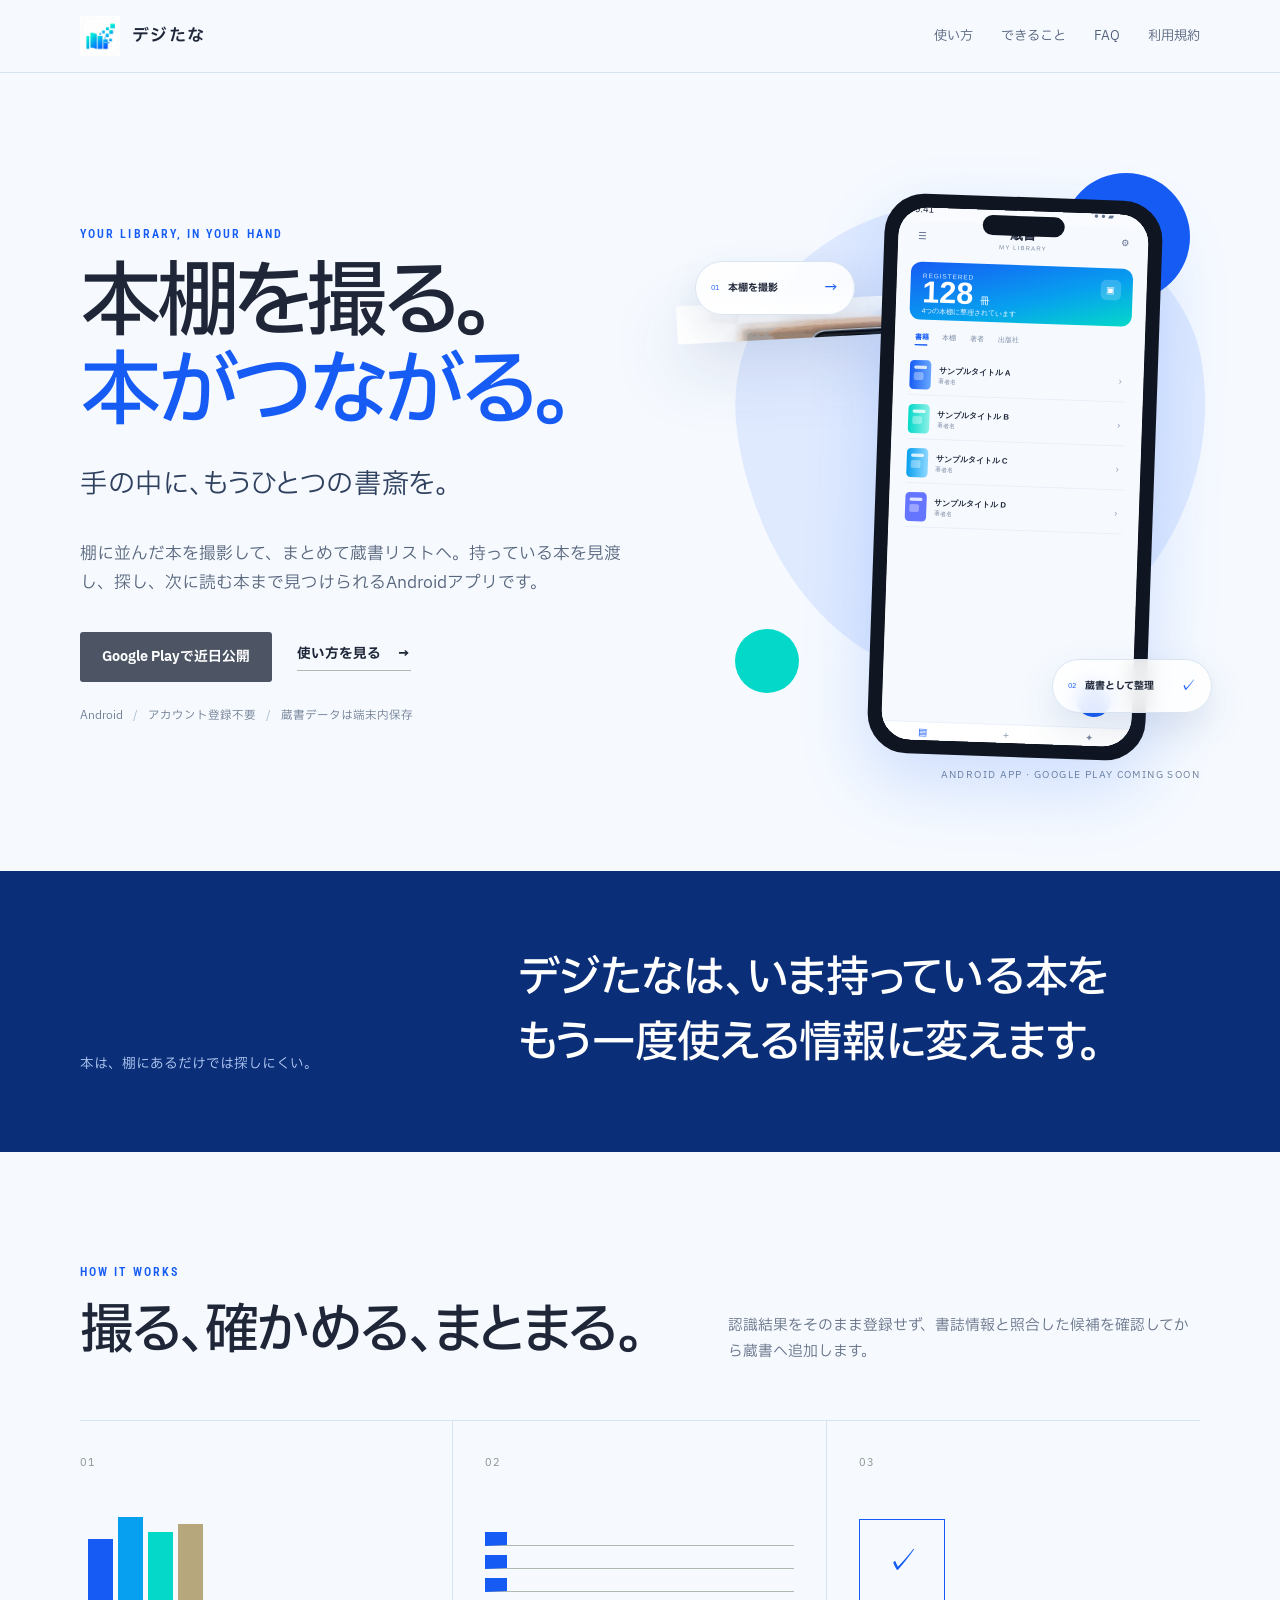
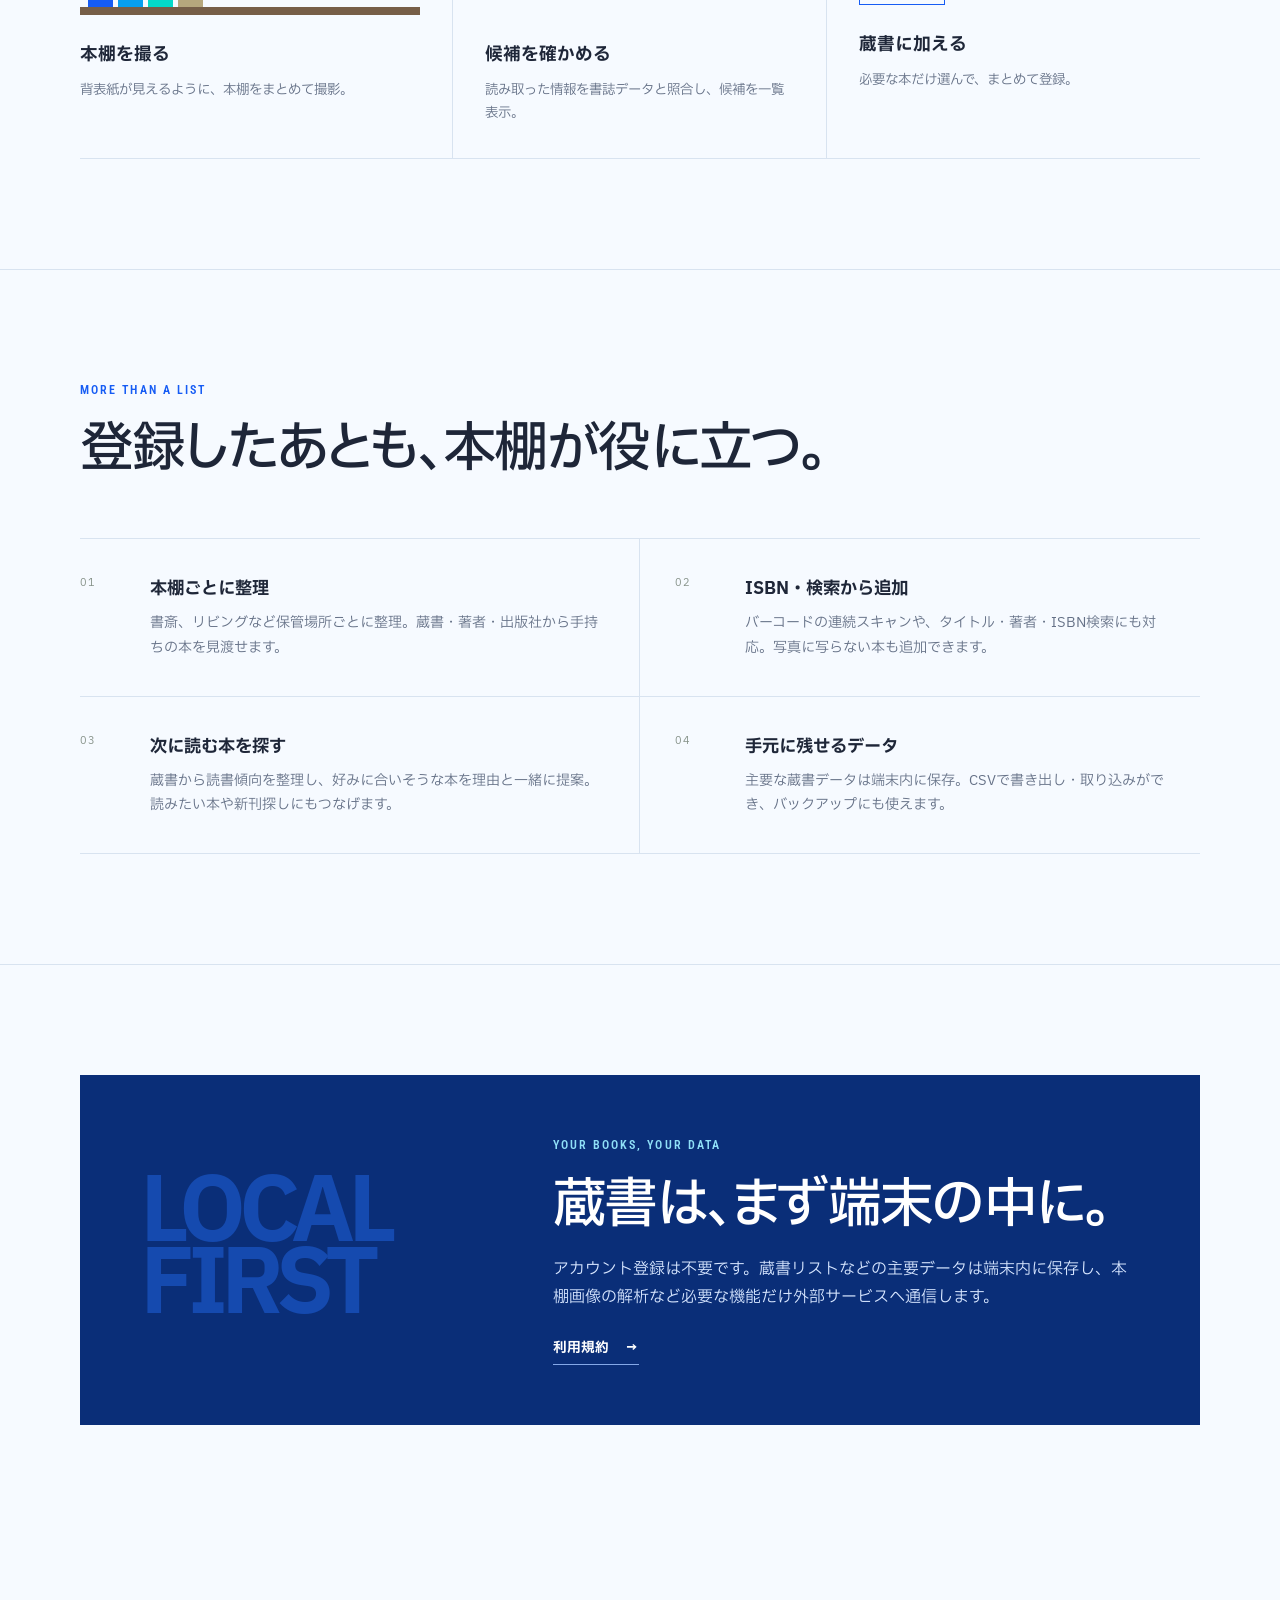
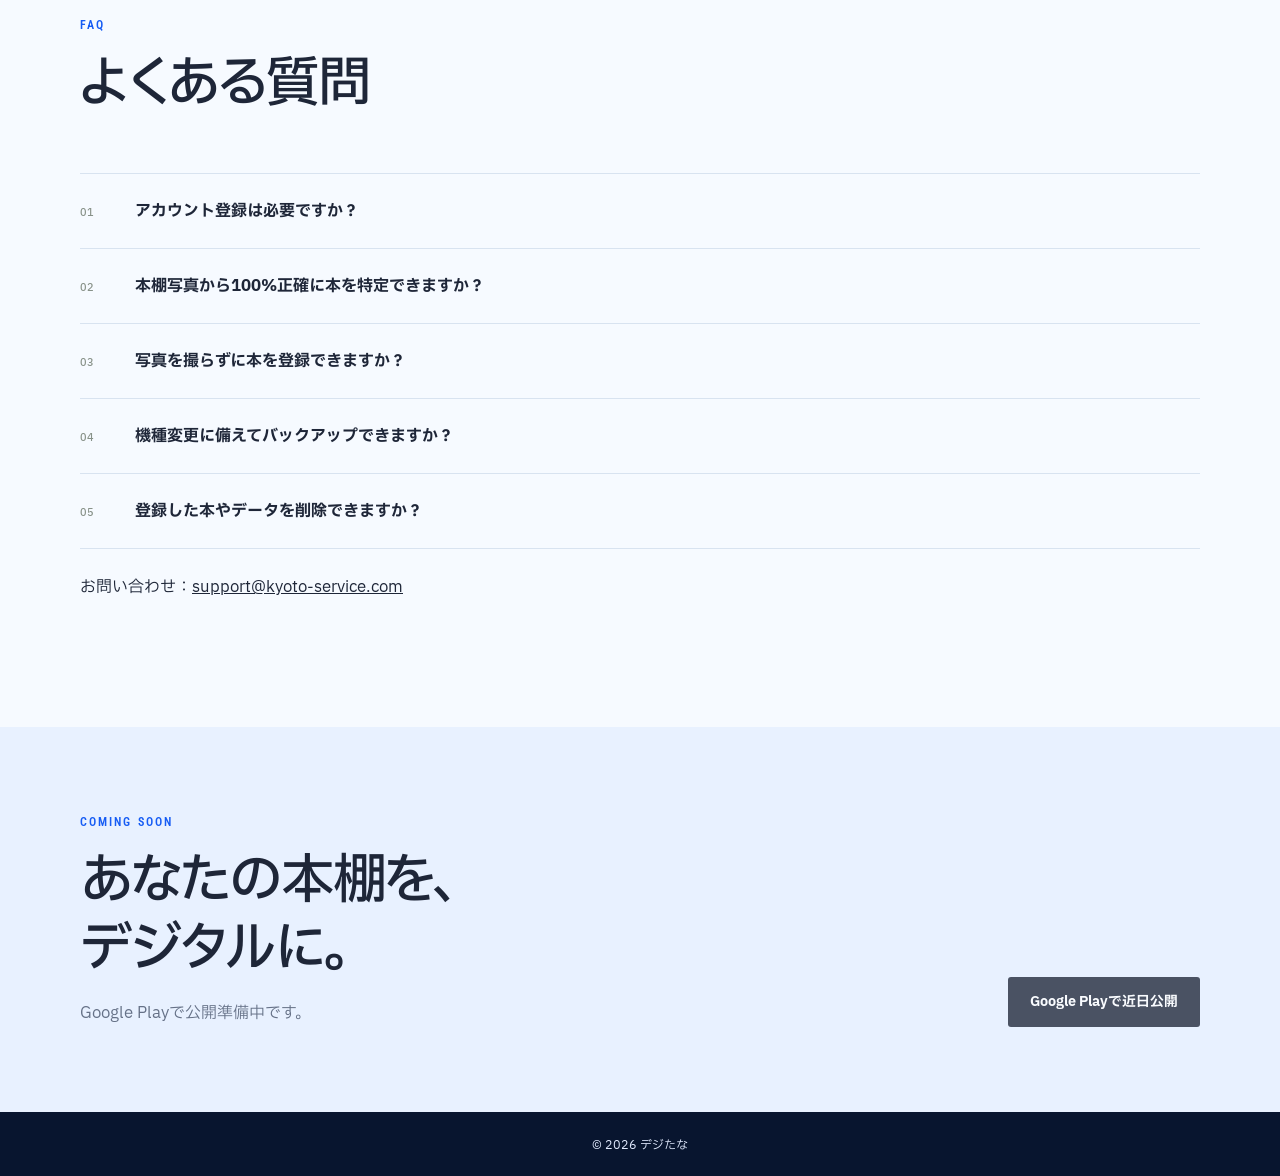
<file: index.html>
<!doctype html>
<html lang="ja">
<head>
  <meta charset="utf-8">
  <meta name="viewport" content="width=device-width,initial-scale=1">
  <meta name="robots" content="noindex,nofollow,noarchive">
  <meta name="theme-color" content="#F6FAFF">
  <meta name="color-scheme" content="light">
  <meta name="description" content="デジたなは、本棚を撮影して蔵書をまとめて整理できるAndroidアプリです。ISBN登録、蔵書管理、読書傾向に沿った本探しにも対応します。">
  <meta name="application-name" content="デジたな">
  <meta name="apple-mobile-web-app-title" content="デジたな">
  <meta property="og:locale" content="ja_JP">
  <meta property="og:type" content="website">
  <meta property="og:site_name" content="デジたな">
  <meta property="og:title" content="デジたな｜本棚を、デジタルに。">
  <meta property="og:description" content="本棚を撮る。本がつながる。手の中に、もうひとつの書斎を。Android向け蔵書管理アプリ「デジたな」。">
  <meta name="twitter:card" content="summary">
  <meta name="twitter:title" content="デジたな｜本棚を、デジタルに。">
  <meta name="twitter:description" content="本棚を撮る。本がつながる。手の中に、もうひとつの書斎を。Android向け蔵書管理アプリ「デジたな」。">
  <title>デジたな｜本棚を、デジタルに。</title>
  <link rel="icon" type="image/webp" href="assets/digitana_app_icon.webp">
  <link rel="apple-touch-icon" href="assets/digitana_app_icon.webp">
  <link rel="stylesheet" href="styles.css">
</head>
<body>
  <div class="digital-bg" aria-hidden="true">
    <span class="geo geo-square g1"></span>
    <span class="geo geo-square g2"></span>
    <span class="geo geo-square g3"></span>
    <span class="geo geo-square g4"></span>
    <span class="geo geo-square g5"></span>
    <span class="geo geo-square g6"></span>
    <span class="geo geo-square g7"></span>
    <span class="geo geo-square g8"></span>
    <span class="geo geo-square g9"></span>
    <span class="geo geo-square g10"></span>
    <span class="geo geo-square g11"></span>
    <span class="geo geo-square g12"></span>
    <span class="geo geo-square g13"></span>
    <span class="geo geo-square g14"></span>
    <span class="geo geo-square g15"></span>
    <span class="geo geo-square g16"></span>
    <span class="geo geo-square g17"></span>
    <span class="geo geo-square g18"></span>
    <span class="geo geo-square g19"></span>
    <span class="geo geo-square g20"></span>
    <span class="geo geo-square g21"></span>
    <span class="geo geo-square g22"></span>
    <span class="geo geo-square g23"></span>
    <span class="geo geo-square g24"></span>
    <span class="geo geo-square g25"></span>
    <span class="geo geo-square g26"></span>
    <span class="geo geo-square g27"></span>
    <span class="geo geo-square g28"></span>
  </div>
  <a class="skip-link" href="#main">本文へ移動</a>
  <header class="site-header">
    <div class="wrap nav">
      <a class="brand" href="./" aria-label="デジたな トップ">
        <img class="app-icon" src="assets/digitana_app_icon.webp" alt="" width="40" height="40">
        <span class="brand-name">デジたな</span>
      </a>
      <nav aria-label="主要ナビゲーション">
        <a href="#howto">使い方</a>
        <a href="#features">できること</a>
        <a href="#faq">FAQ</a>
        <a href="privacy/">利用規約</a>
      </nav>
    </div>
  </header>

  <main id="main">
    <section class="hero wrap" aria-labelledby="hero-title">
      <div class="hero-copy">
        <p class="kicker">YOUR LIBRARY, IN YOUR HAND</p>
        <h1 id="hero-title">本棚を撮る。<br><span>本がつながる。</span></h1>
        <p class="hero-concept">手の中に、もうひとつの書斎を。</p>
        <p class="lead">棚に並んだ本を撮影して、まとめて蔵書リストへ。持っている本を見渡し、探し、次に読む本まで見つけられるAndroidアプリです。</p>
        <div class="hero-actions">
          <span class="store-button is-disabled" aria-disabled="true">Google Playで近日公開</span>
          <a class="arrow-link" href="#howto">使い方を見る <span aria-hidden="true">→</span></a>
        </div>
        <ul class="hero-notes" aria-label="アプリの特徴">
          <li>Android</li><li>アカウント登録不要</li><li>蔵書データは端末内保存</li>
        </ul>
      </div>

      <div class="device-stage" aria-label="デジたなのアプリ画面イメージ">
        <span class="shape shape-blue" aria-hidden="true"></span>
        <span class="shape shape-cyan" aria-hidden="true"></span>
        <div class="phones-stack" aria-hidden="true">
          <img class="hero-camera-art" src="assets/hero-camera.png" alt="" width="1200" height="800" loading="eager" decoding="async">
          <div class="phone-shell phone-library">
            <div class="phone-speaker"></div>
            <div class="phone-screen">
              <img src="assets/library-screen-dummy.svg" alt="" width="1080" height="2400" loading="eager" decoding="async">
            </div>
          </div>
        </div>
        <div class="floating-note note-scan"><small>01</small><b>本棚を撮影</b><span>→</span></div>
        <div class="floating-note note-organize"><small>02</small><b>蔵書として整理</b><span>✓</span></div>
        <p class="scene-caption">ANDROID APP · GOOGLE PLAY COMING SOON</p>
      </div>
    </section>

    <section class="statement" aria-label="デジたなのコンセプト">
      <div class="wrap statement-inner">
        <p>本は、棚にあるだけでは探しにくい。</p>
        <strong>デジたなは、いま持っている本を<br>もう一度使える情報に変えます。</strong>
      </div>
    </section>

    <section id="howto" class="section wrap">
      <header class="section-heading split-heading">
        <div><p class="kicker">HOW IT WORKS</p><h2>撮る、確かめる、まとまる。</h2></div>
        <p>認識結果をそのまま登録せず、書誌情報と照合した候補を確認してから蔵書へ追加します。</p>
      </header>
      <ol class="process">
        <li><span>01</span><div class="process-icon shelf-icon" aria-hidden="true"><i></i><i></i><i></i><i></i></div><h3>本棚を撮る</h3><p>背表紙が見えるように、本棚をまとめて撮影。</p></li>
        <li><span>02</span><div class="process-icon list-icon" aria-hidden="true"><i></i><i></i><i></i></div><h3>候補を確かめる</h3><p>読み取った情報を書誌データと照合し、候補を一覧表示。</p></li>
        <li><span>03</span><div class="process-icon check-icon" aria-hidden="true">✓</div><h3>蔵書に加える</h3><p>必要な本だけ選んで、まとめて登録。</p></li>
      </ol>
    </section>

    <section id="features" class="section feature-section">
      <div class="wrap">
        <header class="section-heading"><p class="kicker">MORE THAN A LIST</p><h2>登録したあとも、本棚が役に立つ。</h2></header>
        <div class="feature-list">
          <article><span>01</span><div><h3>本棚ごとに整理</h3><p>書斎、リビングなど保管場所ごとに整理。蔵書・著者・出版社から手持ちの本を見渡せます。</p></div></article>
          <article><span>02</span><div><h3>ISBN・検索から追加</h3><p>バーコードの連続スキャンや、タイトル・著者・ISBN検索にも対応。写真に写らない本も追加できます。</p></div></article>
          <article><span>03</span><div><h3>次に読む本を探す</h3><p>蔵書から読書傾向を整理し、好みに合いそうな本を理由と一緒に提案。読みたい本や新刊探しにもつなげます。</p></div></article>
          <article><span>04</span><div><h3>手元に残せるデータ</h3><p>主要な蔵書データは端末内に保存。CSVで書き出し・取り込みができ、バックアップにも使えます。</p></div></article>
        </div>
      </div>
    </section>

    <section class="section wrap">
      <div class="local-first">
        <div class="local-number" aria-hidden="true">LOCAL<br>FIRST</div>
        <div>
          <p class="kicker">YOUR BOOKS, YOUR DATA</p>
          <h2>蔵書は、まず端末の中に。</h2>
          <p>アカウント登録は不要です。蔵書リストなどの主要データは端末内に保存し、本棚画像の解析など必要な機能だけ外部サービスへ通信します。</p>
          <a class="arrow-link light" href="privacy/">利用規約 <span aria-hidden="true">→</span></a>
        </div>
      </div>
    </section>

    <section id="faq" class="section wrap faq-section">
      <header class="section-heading"><p class="kicker">FAQ</p><h2>よくある質問</h2></header>
      <div class="faq-list">
        <details><summary><span>01</span>アカウント登録は必要ですか？</summary><p>必要ありません。主要な蔵書データは端末内に保存します。</p></details>
        <details><summary><span>02</span>本棚写真から100%正確に本を特定できますか？</summary><p>撮影条件や背表紙のデザインによって誤認識することがあります。読み取り結果をそのまま登録せず、書誌情報との照合と登録前の確認を行う設計です。</p></details>
        <details><summary><span>03</span>写真を撮らずに本を登録できますか？</summary><p>はい。ISBNバーコードやタイトル・著者・ISBN検索から追加できます。</p></details>
        <details><summary><span>04</span>機種変更に備えてバックアップできますか？</summary><p>CSV形式での書き出し・取り込みに対応しています。購入済み解析回数は、旧端末で引継ぎコードを保存して別途引き継いでください。</p></details>
        <details><summary><span>05</span>登録した本やデータを削除できますか？</summary><p>蔵書リストから書籍を削除できます。端末内データをまとめて削除する場合はAndroidの設定からアプリデータを削除するか、アンインストールしてください。CSVバックアップは保存先から別途削除してください。サーバー上の購入残数等の削除はお問い合わせください。</p></details>
      </div>
      <p id="contact" class="faq-contact">お問い合わせ：<a href="mailto:support@kyoto-service.com">support@kyoto-service.com</a></p>
    </section>

    <section class="cta">
      <div class="wrap cta-inner">
        <div><p class="kicker">COMING SOON</p><h2>あなたの本棚を、<br>デジタルに。</h2><p>Google Playで公開準備中です。</p></div>
        <span class="store-button is-disabled" aria-disabled="true">Google Playで近日公開</span>
      </div>
    </section>
  </main>

  <footer class="simple-footer"><div class="wrap"><small>© 2026 デジたな</small></div></footer>
</body>
</html>
</file>
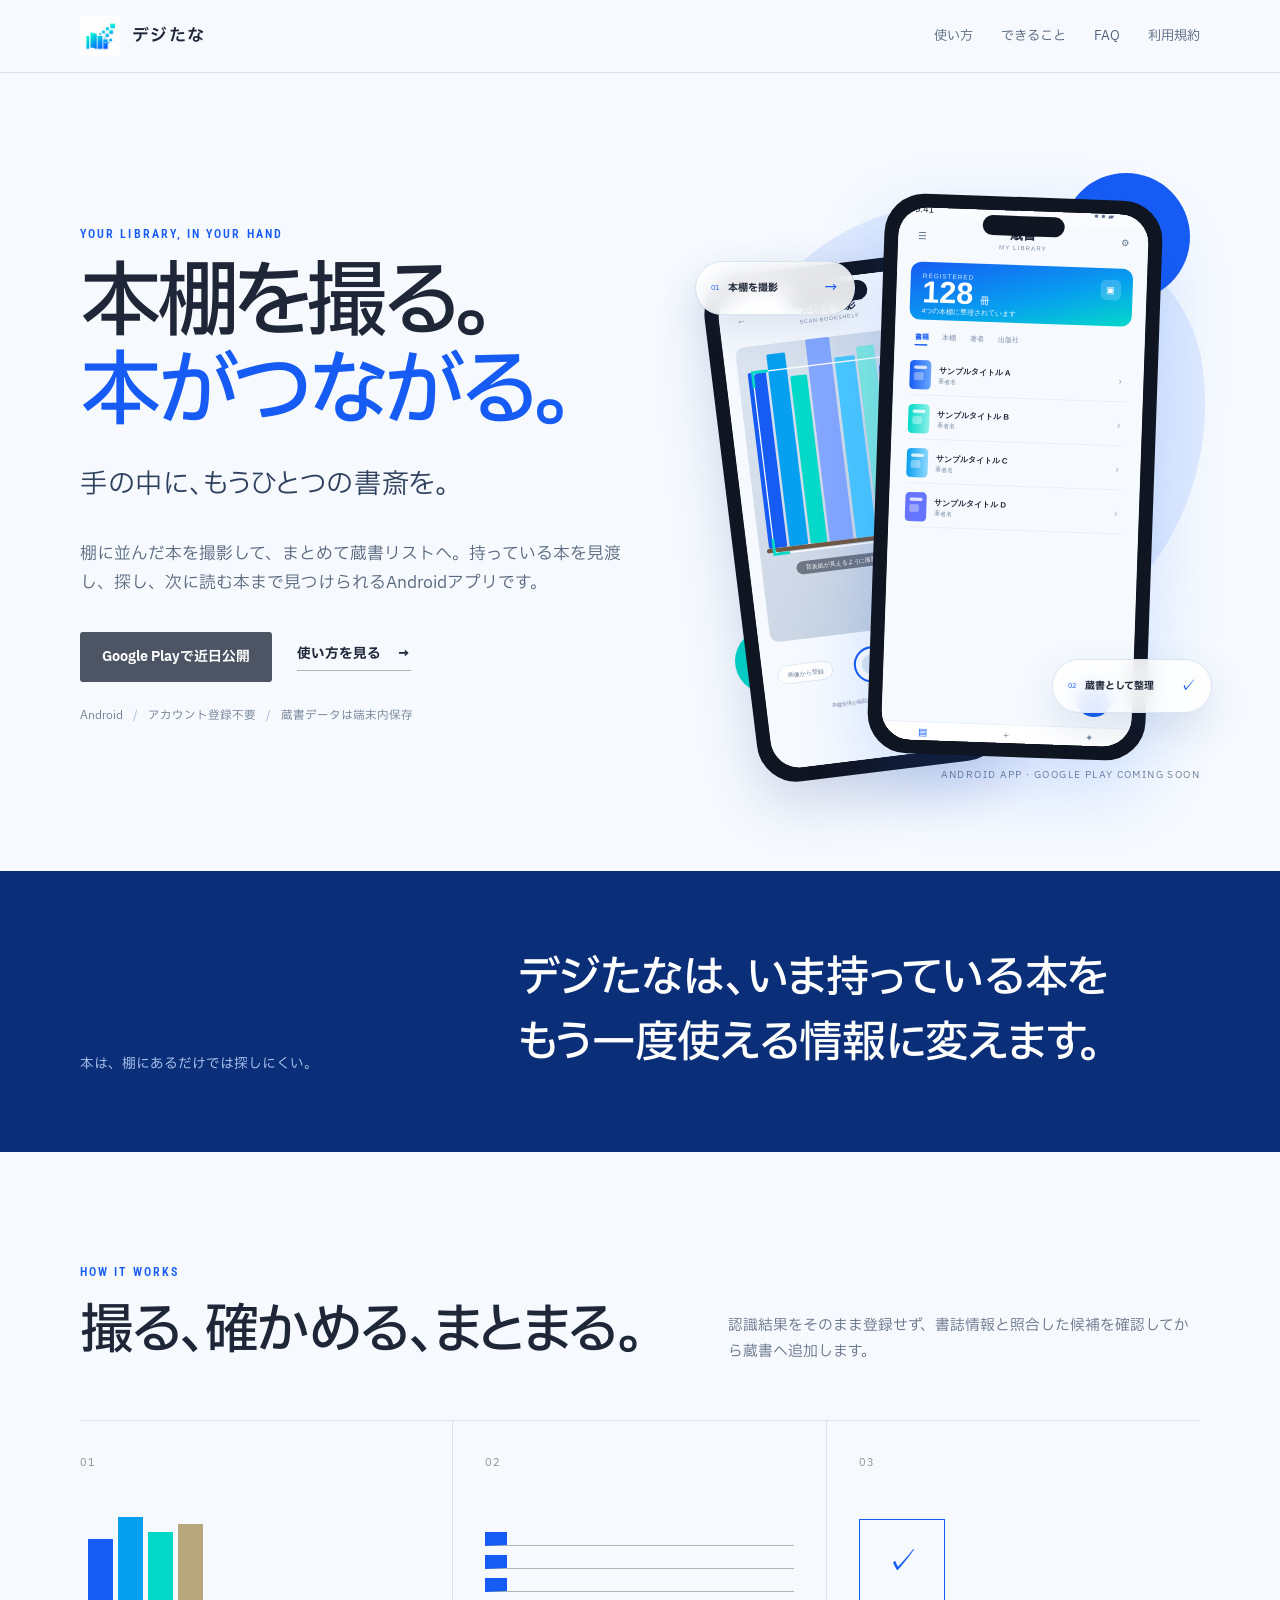
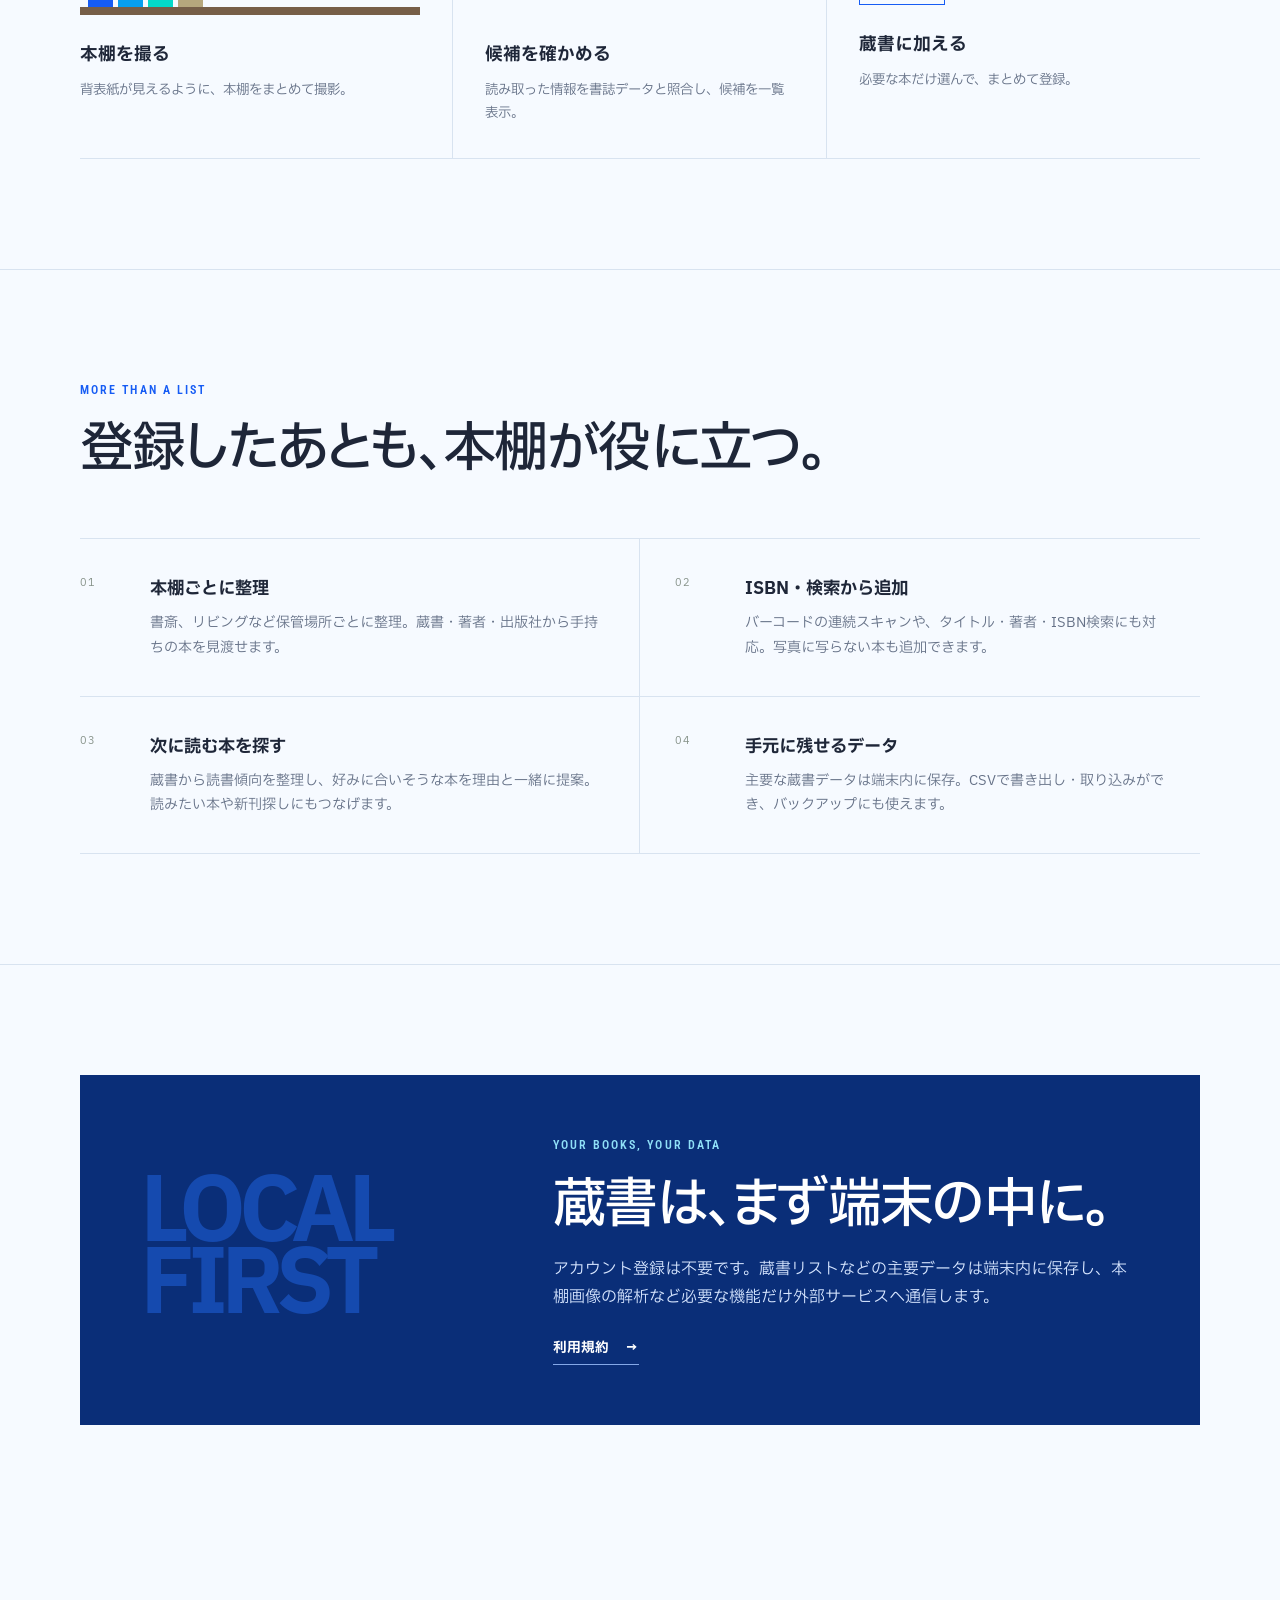
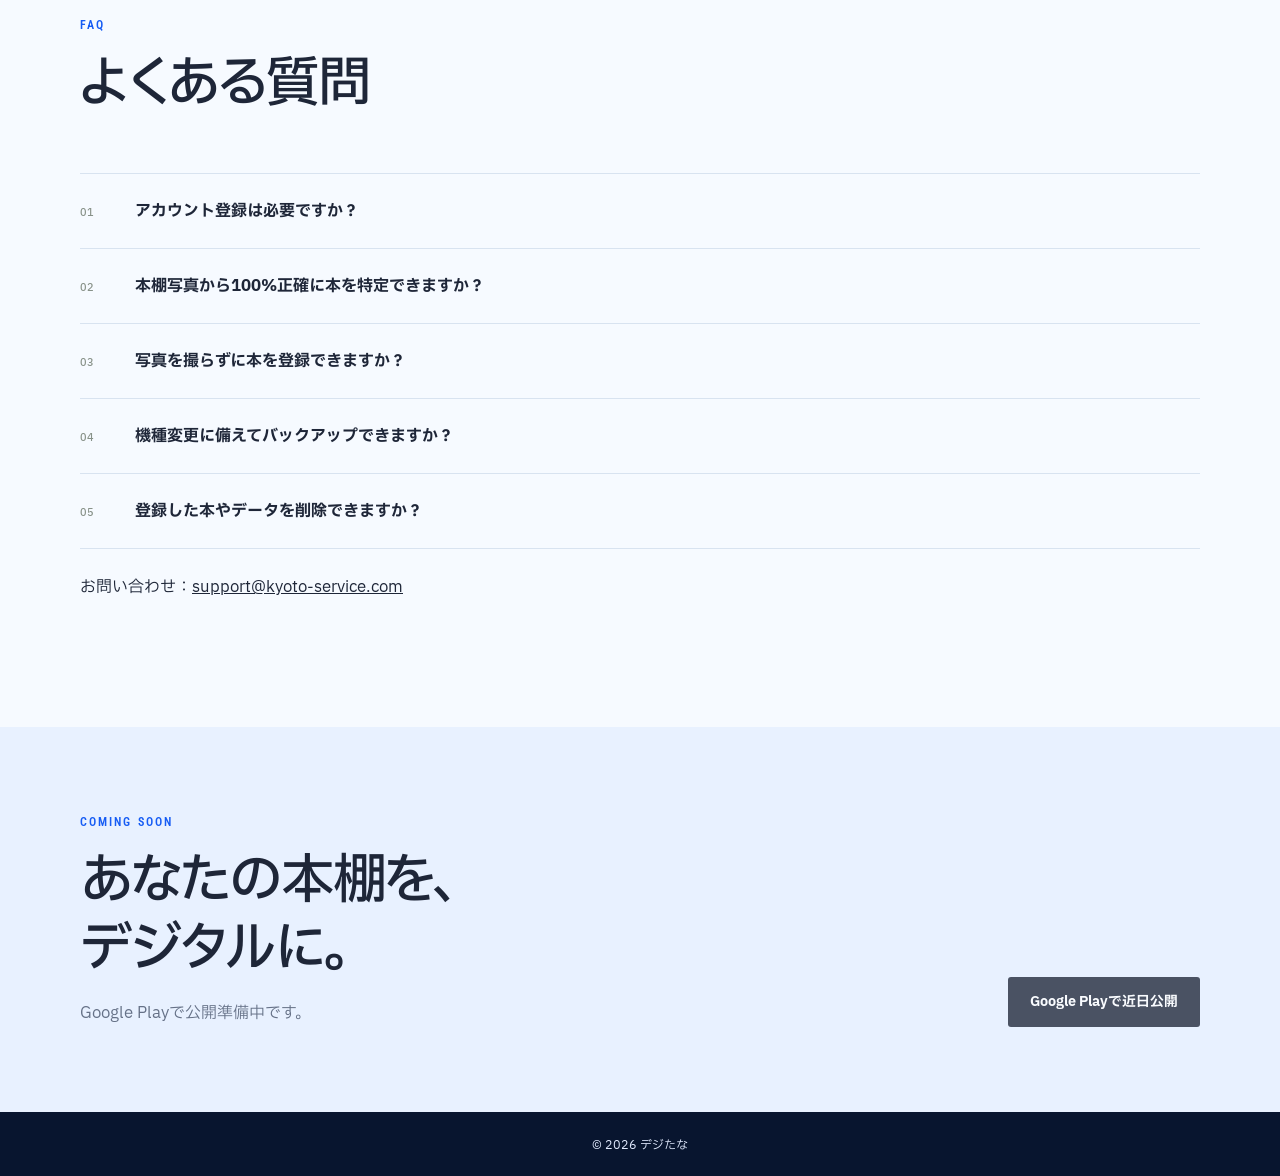
<file: preview/index.html>
<!doctype html>
<html lang="ja">
<head>
  <meta charset="utf-8">
  <meta name="viewport" content="width=device-width,initial-scale=1">
  <meta name="robots" content="noindex,nofollow,noarchive">
  <meta name="theme-color" content="#F6FAFF">
  <meta name="color-scheme" content="light">
  <meta name="description" content="デジたなは、本棚を撮影して蔵書をまとめて整理できるAndroidアプリです。ISBN登録、蔵書管理、読書傾向に沿った本探しにも対応します。">
  <meta name="application-name" content="デジたな">
  <meta name="apple-mobile-web-app-title" content="デジたな">
  <meta property="og:locale" content="ja_JP">
  <meta property="og:type" content="website">
  <meta property="og:site_name" content="デジたな">
  <meta property="og:title" content="デジたな｜本棚を、デジタルに。">
  <meta property="og:description" content="本棚を撮る。本がつながる。手の中に、もうひとつの書斎を。Android向け蔵書管理アプリ「デジたな」。">
  <meta name="twitter:card" content="summary">
  <meta name="twitter:title" content="デジたな｜本棚を、デジタルに。">
  <meta name="twitter:description" content="本棚を撮る。本がつながる。手の中に、もうひとつの書斎を。Android向け蔵書管理アプリ「デジたな」。">
  <title>デジたな｜本棚を、デジタルに。</title>
  <link rel="icon" type="image/webp" href="../assets/digitana_app_icon.webp">
  <link rel="apple-touch-icon" href="../assets/digitana_app_icon.webp">
  <link rel="stylesheet" href="./styles.css">
</head>
<body>
  <div class="digital-bg" aria-hidden="true">
    <span class="geo geo-square g1"></span>
    <span class="geo geo-square g2"></span>
    <span class="geo geo-square g3"></span>
    <span class="geo geo-square g4"></span>
    <span class="geo geo-square g5"></span>
    <span class="geo geo-square g6"></span>
    <span class="geo geo-square g7"></span>
    <span class="geo geo-square g8"></span>
    <span class="geo geo-square g9"></span>
    <span class="geo geo-square g10"></span>
    <span class="geo geo-square g11"></span>
    <span class="geo geo-square g12"></span>
    <span class="geo geo-square g13"></span>
    <span class="geo geo-square g14"></span>
    <span class="geo geo-square g15"></span>
    <span class="geo geo-square g16"></span>
    <span class="geo geo-square g17"></span>
    <span class="geo geo-square g18"></span>
    <span class="geo geo-square g19"></span>
    <span class="geo geo-square g20"></span>
    <span class="geo geo-square g21"></span>
    <span class="geo geo-square g22"></span>
    <span class="geo geo-square g23"></span>
    <span class="geo geo-square g24"></span>
    <span class="geo geo-square g25"></span>
    <span class="geo geo-square g26"></span>
    <span class="geo geo-square g27"></span>
    <span class="geo geo-square g28"></span>
  </div>
  <a class="skip-link" href="#main">本文へ移動</a>
  <header class="site-header">
    <div class="wrap nav">
      <a class="brand" href="./" aria-label="デジたな トップ">
        <img class="app-icon" src="../assets/digitana_app_icon.webp" alt="" width="40" height="40">
        <span class="brand-name">デジたな</span>
      </a>
      <nav aria-label="主要ナビゲーション">
        <a href="#howto">使い方</a>
        <a href="#features">できること</a>
        <a href="#faq">FAQ</a>
        <a href="../privacy/">利用規約</a>
      </nav>
    </div>
  </header>

  <main id="main">
    <section class="hero wrap" aria-labelledby="hero-title">
      <div class="hero-copy">
        <p class="kicker">YOUR LIBRARY, IN YOUR HAND</p>
        <h1 id="hero-title">本棚を撮る。<br><span>本がつながる。</span></h1>
        <p class="hero-concept">手の中に、もうひとつの書斎を。</p>
        <p class="lead">棚に並んだ本を撮影して、まとめて蔵書リストへ。持っている本を見渡し、探し、次に読む本まで見つけられるAndroidアプリです。</p>
        <div class="hero-actions">
          <span class="store-button is-disabled" aria-disabled="true">Google Playで近日公開</span>
          <a class="arrow-link" href="#howto">使い方を見る <span aria-hidden="true">→</span></a>
        </div>
        <ul class="hero-notes" aria-label="アプリの特徴">
          <li>Android</li><li>アカウント登録不要</li><li>蔵書データは端末内保存</li>
        </ul>
      </div>

      <div class="device-stage" aria-label="デジたなのアプリ画面イメージ">
        <span class="shape shape-blue" aria-hidden="true"></span>
        <span class="shape shape-cyan" aria-hidden="true"></span>
        <div class="phones-stack" aria-hidden="true">
          <div class="phone-shell phone-capture">
            <div class="phone-speaker"></div>
            <div class="phone-screen">
              <img src="assets/camera-screen-dummy.svg" alt="" width="1080" height="2400" loading="eager" decoding="async">
            </div>
          </div>
          <div class="phone-shell phone-library">
            <div class="phone-speaker"></div>
            <div class="phone-screen">
              <img src="assets/library-screen-dummy.svg" alt="" width="1080" height="2400" loading="eager" decoding="async">
            </div>
          </div>
        </div>
        <div class="floating-note note-scan"><small>01</small><b>本棚を撮影</b><span>→</span></div>
        <div class="floating-note note-organize"><small>02</small><b>蔵書として整理</b><span>✓</span></div>
        <p class="scene-caption">ANDROID APP · GOOGLE PLAY COMING SOON</p>
      </div>
    </section>

    <section class="statement" aria-label="デジたなのコンセプト">
      <div class="wrap statement-inner">
        <p>本は、棚にあるだけでは探しにくい。</p>
        <strong>デジたなは、いま持っている本を<br>もう一度使える情報に変えます。</strong>
      </div>
    </section>

    <section id="howto" class="section wrap">
      <header class="section-heading split-heading">
        <div><p class="kicker">HOW IT WORKS</p><h2>撮る、確かめる、まとまる。</h2></div>
        <p>認識結果をそのまま登録せず、書誌情報と照合した候補を確認してから蔵書へ追加します。</p>
      </header>
      <ol class="process">
        <li><span>01</span><div class="process-icon shelf-icon" aria-hidden="true"><i></i><i></i><i></i><i></i></div><h3>本棚を撮る</h3><p>背表紙が見えるように、本棚をまとめて撮影。</p></li>
        <li><span>02</span><div class="process-icon list-icon" aria-hidden="true"><i></i><i></i><i></i></div><h3>候補を確かめる</h3><p>読み取った情報を書誌データと照合し、候補を一覧表示。</p></li>
        <li><span>03</span><div class="process-icon check-icon" aria-hidden="true">✓</div><h3>蔵書に加える</h3><p>必要な本だけ選んで、まとめて登録。</p></li>
      </ol>
    </section>

    <section id="features" class="section feature-section">
      <div class="wrap">
        <header class="section-heading"><p class="kicker">MORE THAN A LIST</p><h2>登録したあとも、本棚が役に立つ。</h2></header>
        <div class="feature-list">
          <article><span>01</span><div><h3>本棚ごとに整理</h3><p>書斎、リビングなど保管場所ごとに整理。蔵書・著者・出版社から手持ちの本を見渡せます。</p></div></article>
          <article><span>02</span><div><h3>ISBN・検索から追加</h3><p>バーコードの連続スキャンや、タイトル・著者・ISBN検索にも対応。写真に写らない本も追加できます。</p></div></article>
          <article><span>03</span><div><h3>次に読む本を探す</h3><p>蔵書から読書傾向を整理し、好みに合いそうな本を理由と一緒に提案。読みたい本や新刊探しにもつなげます。</p></div></article>
          <article><span>04</span><div><h3>手元に残せるデータ</h3><p>主要な蔵書データは端末内に保存。CSVで書き出し・取り込みができ、バックアップにも使えます。</p></div></article>
        </div>
      </div>
    </section>

    <section class="section wrap">
      <div class="local-first">
        <div class="local-number" aria-hidden="true">LOCAL<br>FIRST</div>
        <div>
          <p class="kicker">YOUR BOOKS, YOUR DATA</p>
          <h2>蔵書は、まず端末の中に。</h2>
          <p>アカウント登録は不要です。蔵書リストなどの主要データは端末内に保存し、本棚画像の解析など必要な機能だけ外部サービスへ通信します。</p>
          <a class="arrow-link light" href="../privacy/">利用規約 <span aria-hidden="true">→</span></a>
        </div>
      </div>
    </section>

    <section id="faq" class="section wrap faq-section">
      <header class="section-heading"><p class="kicker">FAQ</p><h2>よくある質問</h2></header>
      <div class="faq-list">
        <details><summary><span>01</span>アカウント登録は必要ですか？</summary><p>必要ありません。主要な蔵書データは端末内に保存します。</p></details>
        <details><summary><span>02</span>本棚写真から100%正確に本を特定できますか？</summary><p>撮影条件や背表紙のデザインによって誤認識することがあります。読み取り結果をそのまま登録せず、書誌情報との照合と登録前の確認を行う設計です。</p></details>
        <details><summary><span>03</span>写真を撮らずに本を登録できますか？</summary><p>はい。ISBNバーコードやタイトル・著者・ISBN検索から追加できます。</p></details>
        <details><summary><span>04</span>機種変更に備えてバックアップできますか？</summary><p>CSV形式での書き出し・取り込みに対応しています。購入済み解析回数は、旧端末で引継ぎコードを保存して別途引き継いでください。</p></details>
        <details><summary><span>05</span>登録した本やデータを削除できますか？</summary><p>蔵書リストから書籍を削除できます。端末内データをまとめて削除する場合はAndroidの設定からアプリデータを削除するか、アンインストールしてください。CSVバックアップは保存先から別途削除してください。サーバー上の購入残数等の削除はお問い合わせください。</p></details>
      </div>
      <p id="contact" class="faq-contact">お問い合わせ：<a href="mailto:support@kyoto-service.com">support@kyoto-service.com</a></p>
    </section>

    <section class="cta">
      <div class="wrap cta-inner">
        <div><p class="kicker">COMING SOON</p><h2>あなたの本棚を、<br>デジタルに。</h2><p>Google Playで公開準備中です。</p></div>
        <span class="store-button is-disabled" aria-disabled="true">Google Playで近日公開</span>
      </div>
    </section>
  </main>

  <footer class="simple-footer"><div class="wrap"><small>© 2026 デジたな</small></div></footer>
</body>
</html>
</file>
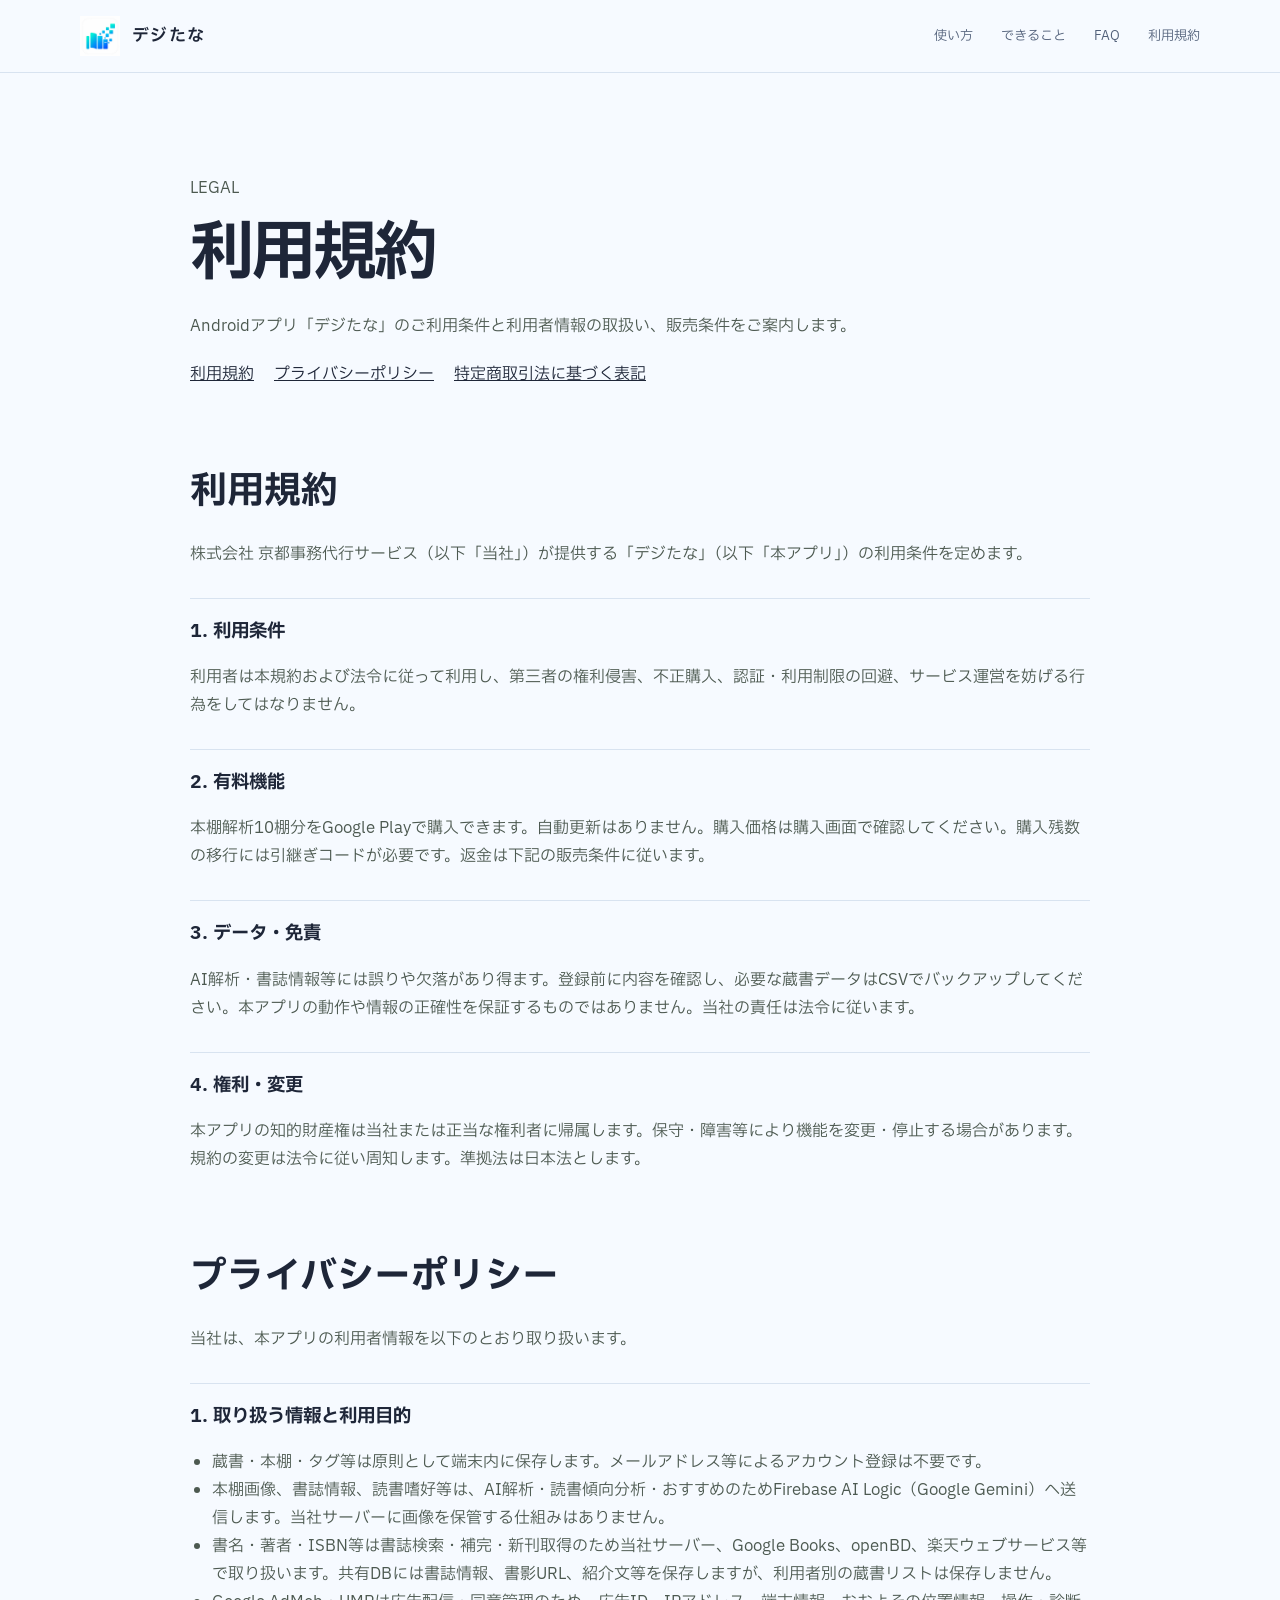
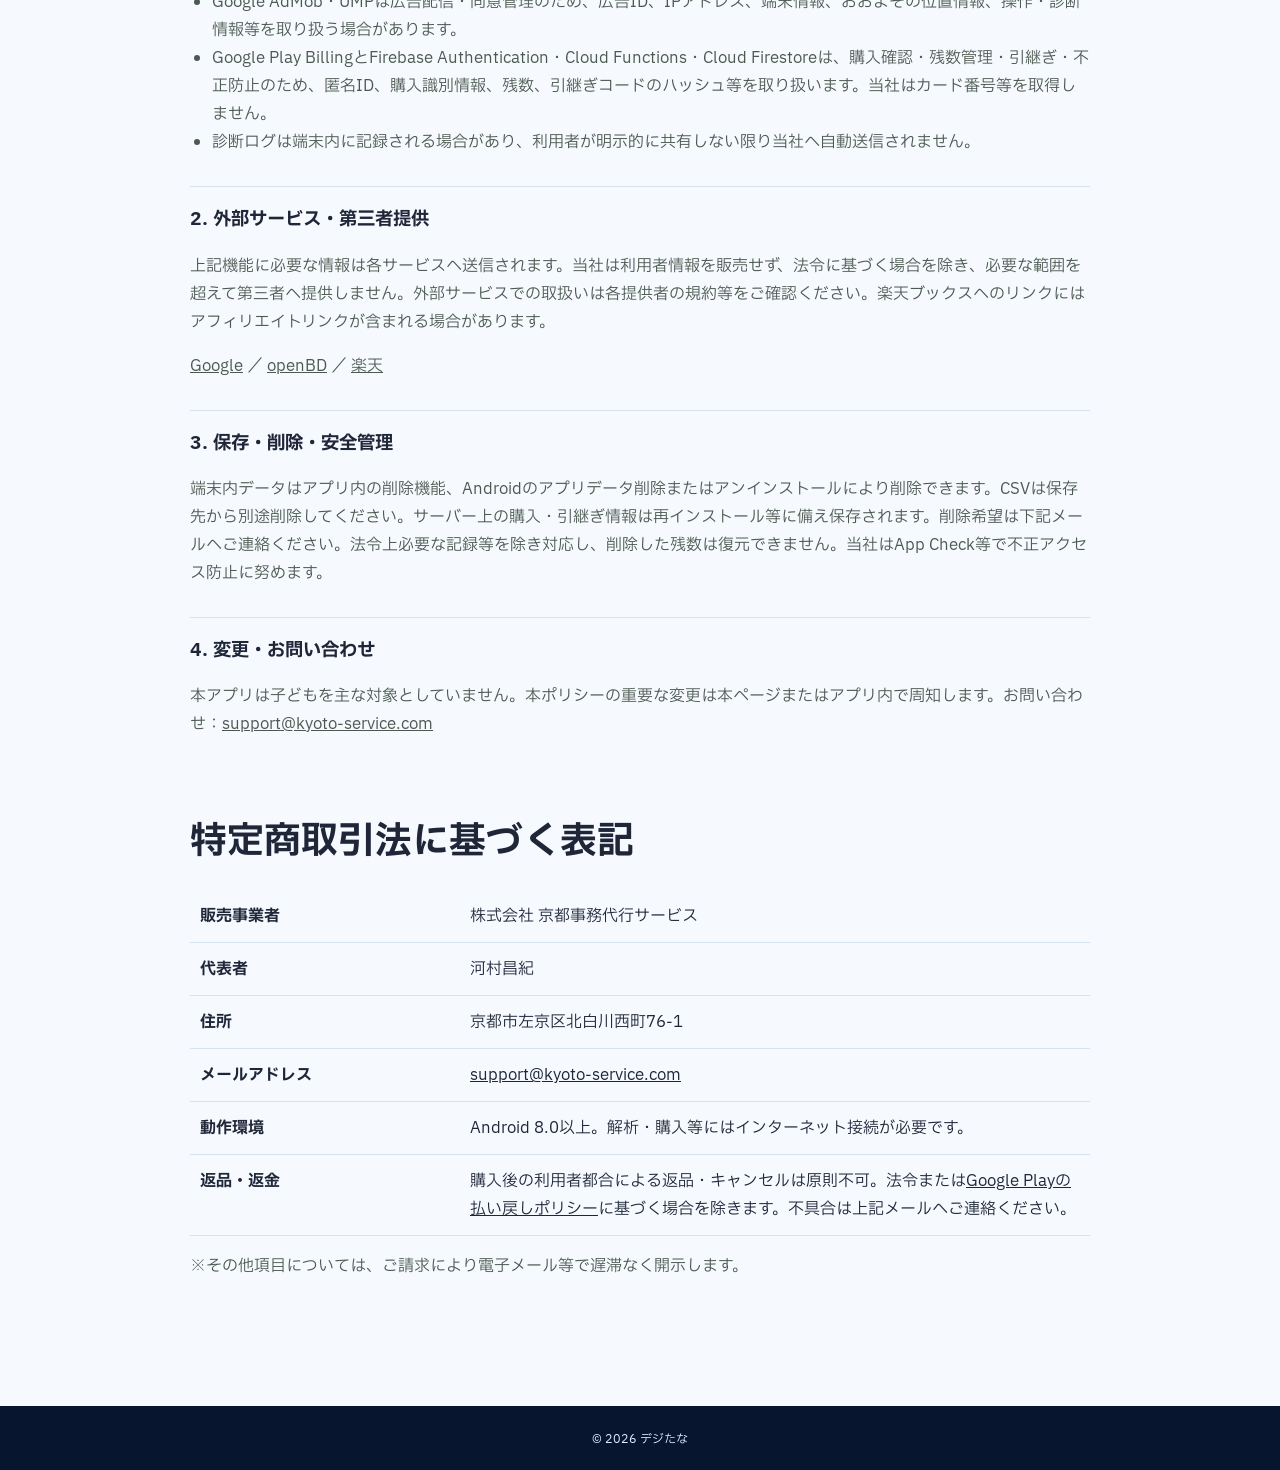
<file: privacy/index.html>
<!doctype html>
<html lang="ja">
<head>
  <meta charset="utf-8">
  <meta name="viewport" content="width=device-width,initial-scale=1">
  <meta name="robots" content="noindex,nofollow,noarchive">
  <meta name="theme-color" content="#eef5ef">
  <meta name="color-scheme" content="light">
  <meta name="description" content="Androidアプリ「デジたな」の利用規約、プライバシーポリシー、特定商取引法に基づく表記です。">
  <title>利用規約・プライバシーポリシー・特定商取引法に基づく表記｜デジたな</title>
  <link rel="icon" type="image/webp" href="../assets/digitana_app_icon.webp">
  <link rel="apple-touch-icon" href="../assets/digitana_app_icon.webp">
  <link rel="stylesheet" href="../styles.css">
</head>
<body>
  <header class="site-header">
    <div class="wrap nav">
      <a class="brand" href="../" aria-label="デジたな トップ">
        <img class="app-icon" src="../assets/digitana_app_icon.webp" alt="" width="40" height="40">
        <span class="brand-name">デジたな</span>
      </a>
      <nav aria-label="主要ナビゲーション">
        <a href="../#howto">使い方</a>
        <a href="../#features">できること</a>
        <a href="../#faq">FAQ</a>
        <a href="../privacy/">利用規約</a>
      </nav>
    </div>
  </header>

  <main class="legal wrap">
    <div class="legal-header">
      <p class="eyebrow">LEGAL</p>
      <h1>利用規約</h1>
      <p>Androidアプリ「デジたな」のご利用条件と利用者情報の取扱い、販売条件をご案内します。</p>
      <nav class="legal-jump" aria-label="ページ内目次">
        <a href="#terms">利用規約</a>
        <a href="#privacy-policy">プライバシーポリシー</a>
        <a href="#commerce">特定商取引法に基づく表記</a>
      </nav>
    </div>

    <article class="legal-document" id="terms">
      <h2>利用規約</h2>
      <p>株式会社 京都事務代行サービス（以下「当社」）が提供する「デジたな」（以下「本アプリ」）の利用条件を定めます。</p>
      <section><h3>1. 利用条件</h3><p>利用者は本規約および法令に従って利用し、第三者の権利侵害、不正購入、認証・利用制限の回避、サービス運営を妨げる行為をしてはなりません。</p></section>
      <section><h3>2. 有料機能</h3><p>本棚解析10棚分をGoogle Playで購入できます。自動更新はありません。購入価格は購入画面で確認してください。購入残数の移行には引継ぎコードが必要です。返金は下記の販売条件に従います。</p></section>
      <section><h3>3. データ・免責</h3><p>AI解析・書誌情報等には誤りや欠落があり得ます。登録前に内容を確認し、必要な蔵書データはCSVでバックアップしてください。本アプリの動作や情報の正確性を保証するものではありません。当社の責任は法令に従います。</p></section>
      <section><h3>4. 権利・変更</h3><p>本アプリの知的財産権は当社または正当な権利者に帰属します。保守・障害等により機能を変更・停止する場合があります。規約の変更は法令に従い周知します。準拠法は日本法とします。</p></section>
    </article>

    <article class="legal-document" id="privacy-policy">
      <h2>プライバシーポリシー</h2>
      <p>当社は、本アプリの利用者情報を以下のとおり取り扱います。</p>
      <section><h3>1. 取り扱う情報と利用目的</h3>
        <ul>
          <li>蔵書・本棚・タグ等は原則として端末内に保存します。メールアドレス等によるアカウント登録は不要です。</li>
          <li>本棚画像、書誌情報、読書嗜好等は、AI解析・読書傾向分析・おすすめのためFirebase AI Logic（Google Gemini）へ送信します。当社サーバーに画像を保管する仕組みはありません。</li>
          <li>書名・著者・ISBN等は書誌検索・補完・新刊取得のため当社サーバー、Google Books、openBD、楽天ウェブサービス等で取り扱います。共有DBには書誌情報、書影URL、紹介文等を保存しますが、利用者別の蔵書リストは保存しません。</li>
          <li>Google AdMob・UMPは広告配信・同意管理のため、広告ID、IPアドレス、端末情報、おおよその位置情報、操作・診断情報等を取り扱う場合があります。</li>
          <li>Google Play BillingとFirebase Authentication・Cloud Functions・Cloud Firestoreは、購入確認・残数管理・引継ぎ・不正防止のため、匿名ID、購入識別情報、残数、引継ぎコードのハッシュ等を取り扱います。当社はカード番号等を取得しません。</li>
          <li>診断ログは端末内に記録される場合があり、利用者が明示的に共有しない限り当社へ自動送信されません。</li>
        </ul>
      </section>
      <section><h3>2. 外部サービス・第三者提供</h3><p>上記機能に必要な情報は各サービスへ送信されます。当社は利用者情報を販売せず、法令に基づく場合を除き、必要な範囲を超えて第三者へ提供しません。外部サービスでの取扱いは各提供者の規約等をご確認ください。楽天ブックスへのリンクにはアフィリエイトリンクが含まれる場合があります。</p><p><a href="https://policies.google.com/privacy?hl=ja">Google</a> ／ <a href="https://openbd.jp/terms/">openBD</a> ／ <a href="https://privacy.rakuten.co.jp/">楽天</a></p></section>
      <section><h3>3. 保存・削除・安全管理</h3><p>端末内データはアプリ内の削除機能、Androidのアプリデータ削除またはアンインストールにより削除できます。CSVは保存先から別途削除してください。サーバー上の購入・引継ぎ情報は再インストール等に備え保存されます。削除希望は下記メールへご連絡ください。法令上必要な記録等を除き対応し、削除した残数は復元できません。当社はApp Check等で不正アクセス防止に努めます。</p></section>
      <section><h3>4. 変更・お問い合わせ</h3><p>本アプリは子どもを主な対象としていません。本ポリシーの重要な変更は本ページまたはアプリ内で周知します。お問い合わせ：<a href="mailto:support@kyoto-service.com">support@kyoto-service.com</a></p></section>
    </article>

    <article class="legal-document" id="commerce">
      <h2>特定商取引法に基づく表記</h2>
      <table class="legal-table">
        <tbody>
          <tr><th scope="row">販売事業者</th><td>株式会社 京都事務代行サービス</td></tr>
          <tr><th scope="row">代表者</th><td>河村昌紀</td></tr>
          <tr><th scope="row">住所</th><td>京都市左京区北白川西町76-1</td></tr>
          <tr><th scope="row">メールアドレス</th><td><a href="mailto:support@kyoto-service.com">support@kyoto-service.com</a></td></tr>
          <tr><th scope="row">動作環境</th><td>Android 8.0以上。解析・購入等にはインターネット接続が必要です。</td></tr>
          <tr><th scope="row">返品・返金</th><td>購入後の利用者都合による返品・キャンセルは原則不可。法令または<a href="https://support.google.com/googleplay/answer/2479637?hl=ja">Google Playの払い戻しポリシー</a>に基づく場合を除きます。不具合は上記メールへご連絡ください。</td></tr>
        </tbody>
      </table>
      <p>※その他項目については、ご請求により電子メール等で遅滞なく開示します。</p>
    </article>
  </main>

  <footer class="simple-footer"><div class="wrap"><small>© 2026 デジたな</small></div></footer>
</body>
</html>
</file>
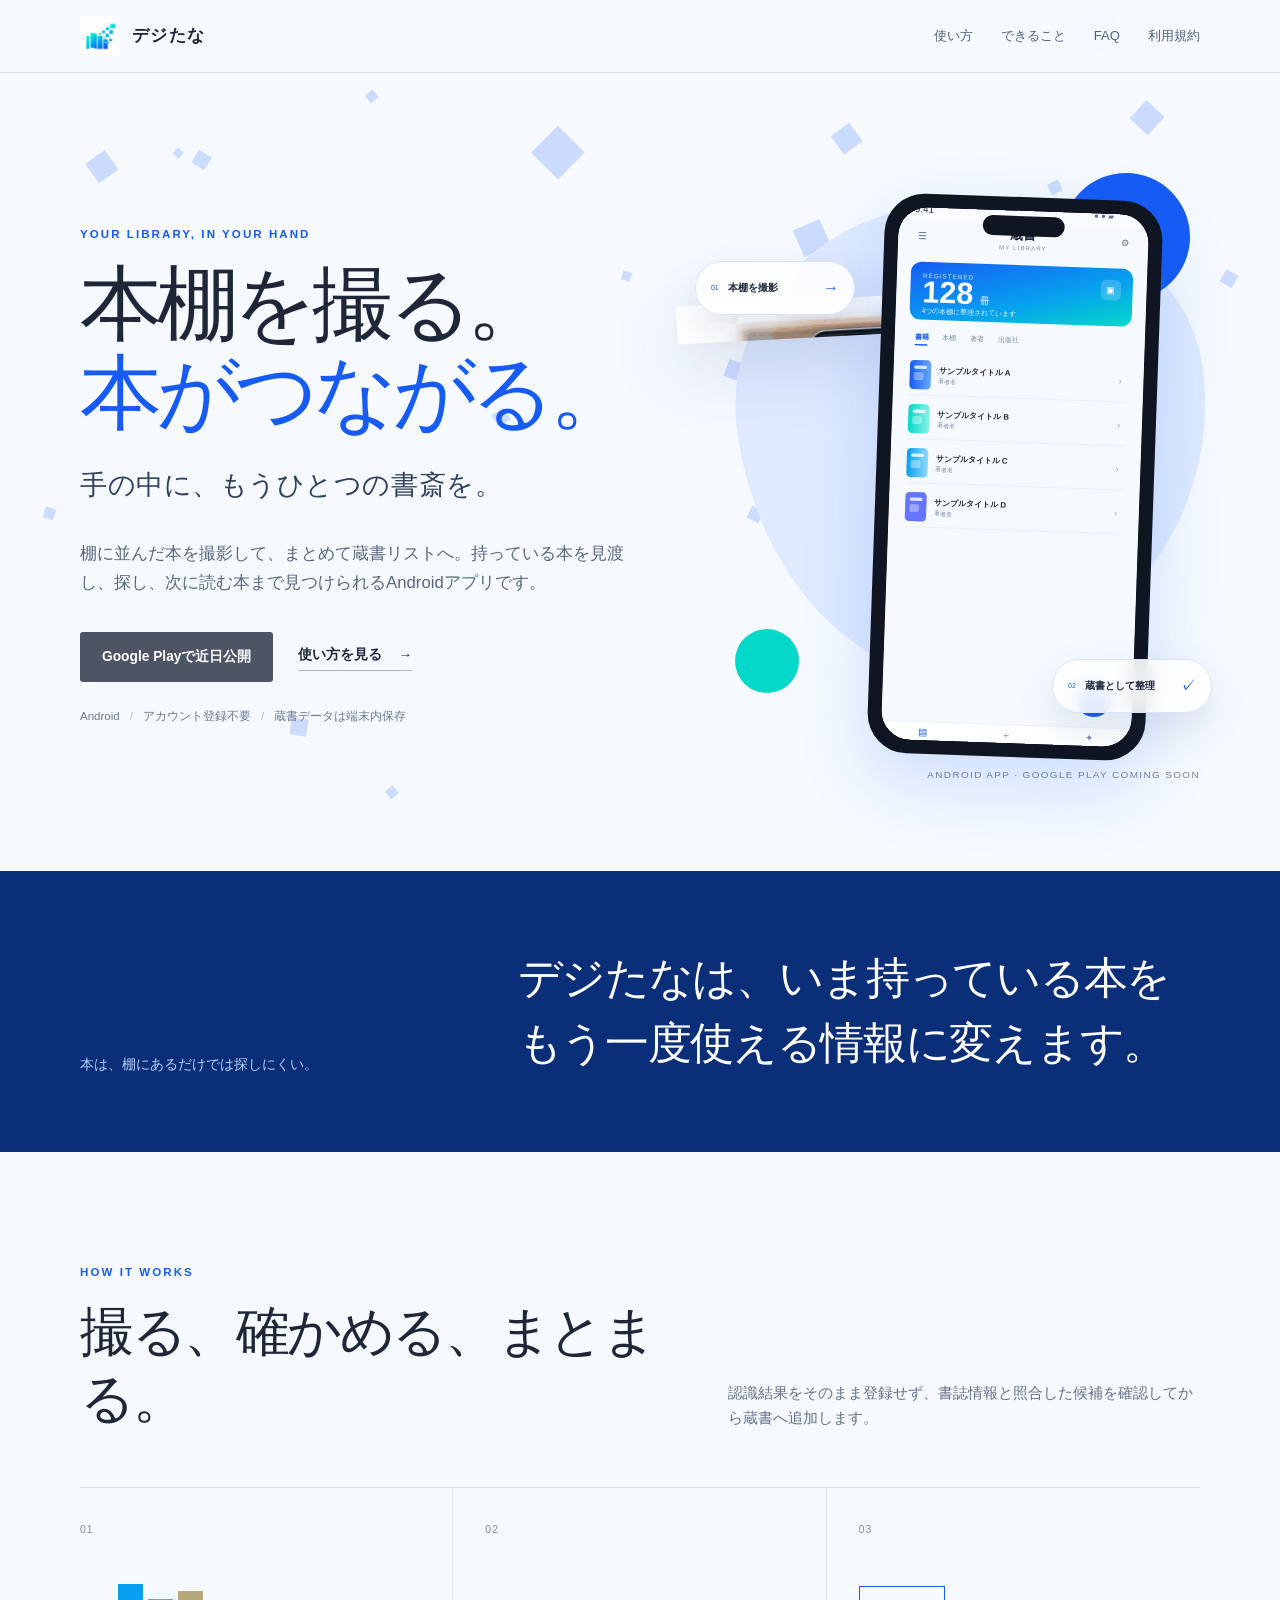
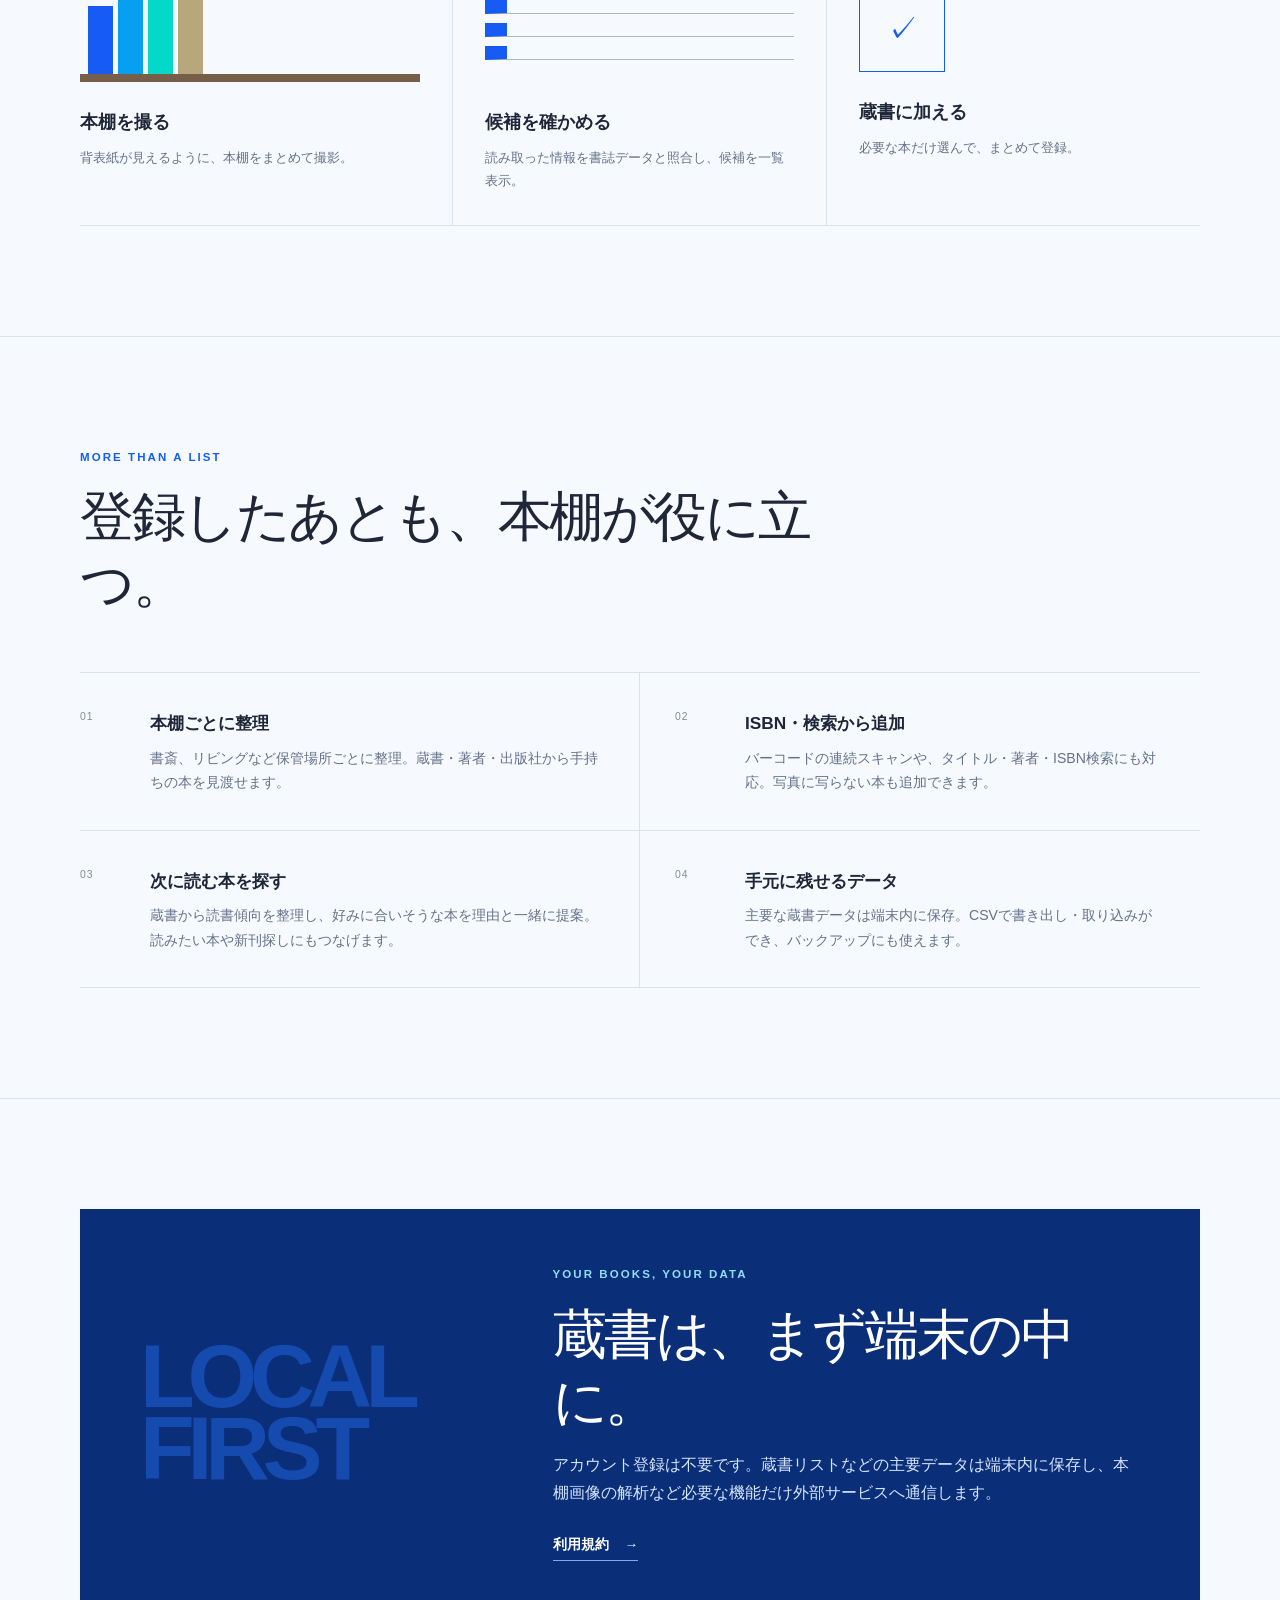
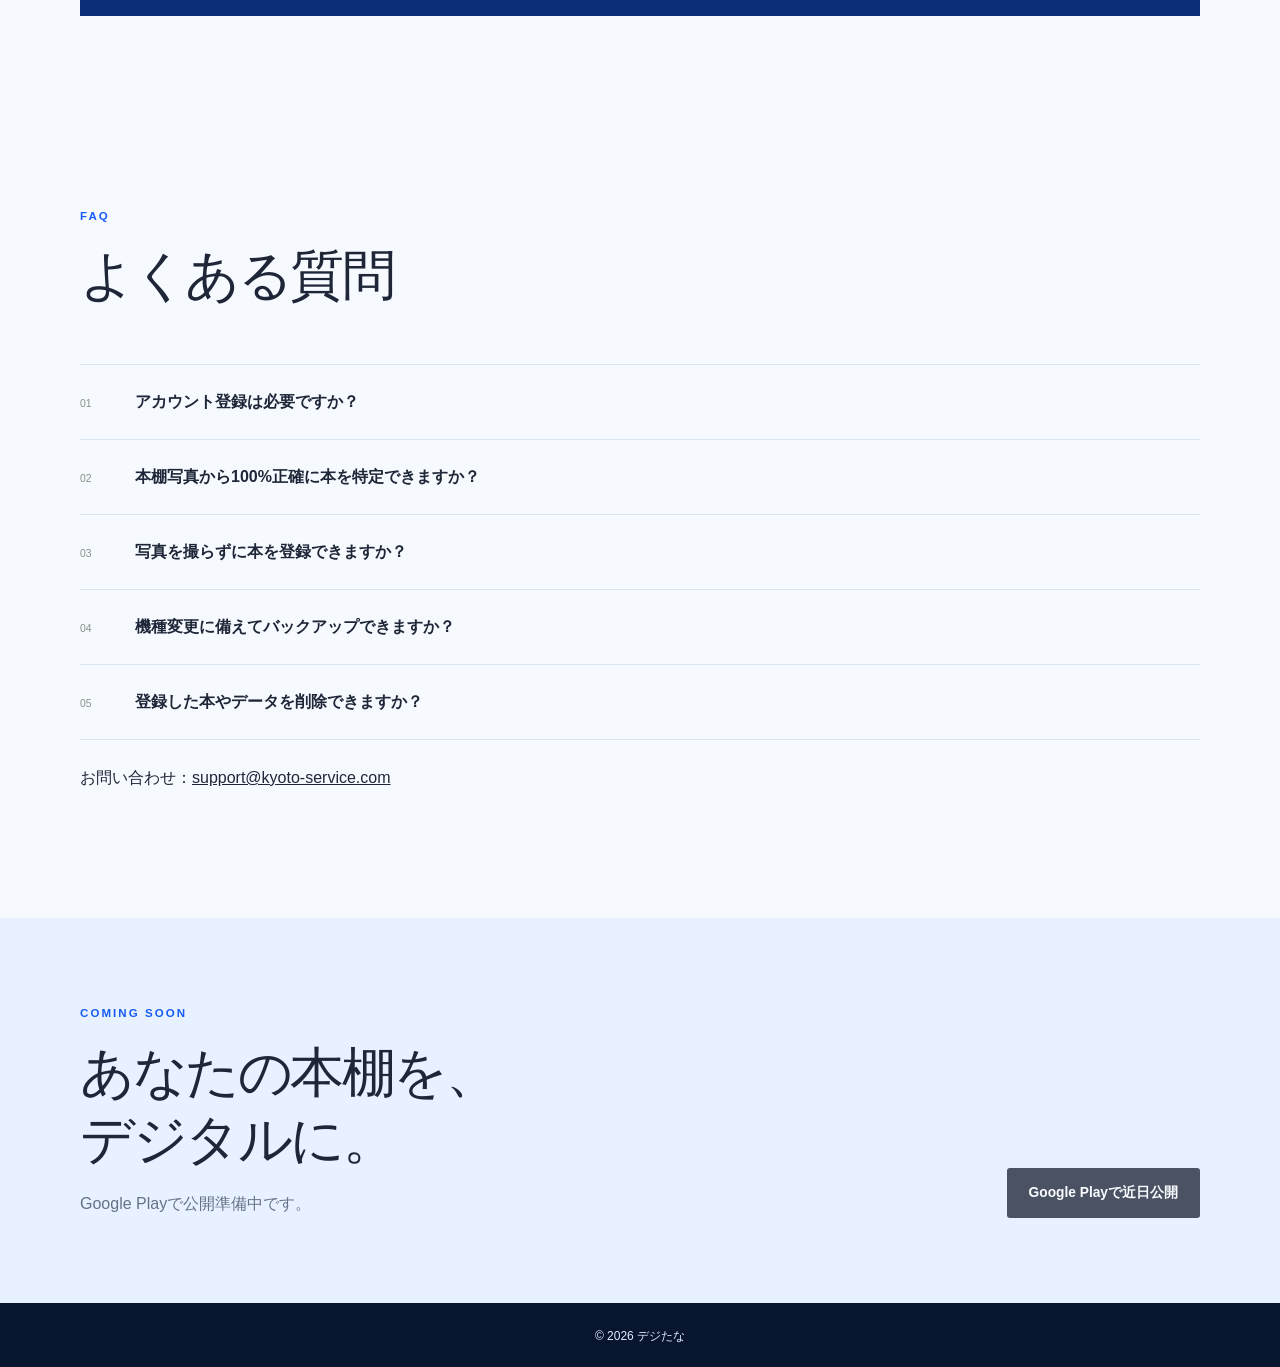
<file: support/index.html>
<!doctype html>
<html lang="ja">
<head>
  <meta charset="utf-8">
  <meta name="viewport" content="width=device-width,initial-scale=1">
  <meta name="robots" content="noindex,follow">
  <meta http-equiv="refresh" content="0; url=../#faq">
  <link rel="canonical" href="https://m-kawamura-prog.github.io/digitana-site/#faq">
  <link rel="icon" type="image/webp" href="../assets/digitana_app_icon.webp">
  <link rel="apple-touch-icon" href="../assets/digitana_app_icon.webp">
  <link rel="stylesheet" href="../styles.css">
  <title>よくある質問｜デジたな</title>
</head>
<body>
  <main class="legal wrap">
    <h1>よくある質問</h1>
    <p>サポート情報はトップページのFAQに統合しました。<a href="../#faq">よくある質問・お問い合わせへ</a></p>
  </main>
  <footer class="simple-footer"><div class="wrap"><small>© 2026 デジたな</small></div></footer>
</body>
</html>
</file>
<file: styles.css>
@import url("https://fonts.googleapis.com/css2?family=IBM+Plex+Sans+JP:wght@300;400;500;600;700&family=Roboto+Condensed:wght@500;600;700&display=swap");
:root {
  color-scheme:light;
  --page-bg:#F6FAFF;
  --text:#1E2638;
  --text-muted:#657187;
  --brand-blue:#165CF4;
  --brand-navy:#0A2E78;
  --brand-blue-soft:#E8F1FF;
  --border:#D8E3F0;
  --brand-sky:#079FEF;
  --brand-cyan:#04D9C9
}

* {
  box-sizing:border-box
}

html {
  scroll-behavior:smooth
}

body {
  margin:0;
  background:var(--page-bg);
  color:var(--text);
  font-family:"IBM Plex Sans JP","Noto Sans JP","Hiragino Sans","Yu Gothic",sans-serif;
  line-height:1.75;
  -webkit-font-smoothing:antialiased
}

a {
  color:inherit
}

.digital-bg {
  position:fixed;
  inset:0;
  z-index:0;
  overflow:hidden;
  pointer-events:none
}

.site-header,main,footer {
  position:relative;
  z-index:1
}

.geo {
  --dur:15s;
  --delay:0s;
  --drift:0px;
  --size:18px;
  --rot:0deg;
  --spin:30deg;
  position:absolute;
  top:105vh;
  width:var(--size);
  height:var(--size);
  display:block;
  border:none;
  background:rgba(162,189,255,0.5);
  will-change:transform,opacity;
  animation-name:squareRise;
  animation-duration:var(--dur);
  animation-timing-function:linear;
  animation-iteration-count:infinite;
  animation-delay:var(--delay)
}

.g1 {
  left:3%;
  --size:11px;
  --rot:7deg;
  --dur:12s;
  --delay:-4s;
  --drift:16px
}

.g2 {
  left:8%;
  --size:24px;
  --rot:34deg;
  --dur:17s;
  --delay:-11s;
  --drift:-18px
}

.g3 {
  left:13%;
  --size:8px;
  --rot:18deg;
  --dur:11s;
  --delay:-7s;
  --drift:12px
}

.g4 {
  left:18%;
  --size:32px;
  --rot:45deg;
  --dur:16s;
  --delay:-13s;
  --drift:20px
}

.g5 {
  left:23%;
  --size:17px;
  --rot:2deg;
  --dur:18s;
  --delay:-3s;
  --drift:-18px
}

.g6 {
  left:28%;
  --size:10px;
  --rot:28deg;
  --dur:13s;
  --delay:-9s;
  --drift:12px
}

.g7 {
  left:33%;
  --size:27px;
  --rot:12deg;
  --dur:17s;
  --delay:-15s;
  --drift:-12px
}

.g8 {
  left:38%;
  --size:14px;
  --rot:41deg;
  --dur:12s;
  --delay:-5s;
  --drift:18px
}

.g9 {
  left:43%;
  --size:38px;
  --rot:24deg;
  --dur:18s;
  --delay:-12s;
  --drift:-16px
}

.g10 {
  left:48%;
  --size:9px;
  --rot:0deg;
  --dur:13s;
  --delay:-7s;
  --drift:14px
}

.g11 {
  left:53%;
  --size:21px;
  --rot:36deg;
  --dur:19s;
  --delay:-16s;
  --drift:-20px
}

.g12 {
  left:58%;
  --size:13px;
  --rot:16deg;
  --dur:12s;
  --delay:-4s;
  --drift:18px
}

.g13 {
  left:63%;
  --size:29px;
  --rot:48deg;
  --dur:17s;
  --delay:-10s;
  --drift:-14px
}

.g14 {
  left:68%;
  --size:7px;
  --rot:9deg;
  --dur:11s;
  --delay:-2s;
  --drift:20px
}

.g15 {
  left:73%;
  --size:19px;
  --rot:31deg;
  --dur:15s;
  --delay:-13s;
  --drift:-12px
}

.g16 {
  left:78%;
  --size:34px;
  --rot:14deg;
  --dur:19s;
  --delay:-17s;
  --drift:16px
}

.g17 {
  left:83%;
  --size:12px;
  --rot:43deg;
  --dur:13s;
  --delay:-8s;
  --drift:-20px
}

.g18 {
  left:88%;
  --size:25px;
  --rot:21deg;
  --dur:16s;
  --delay:-11s;
  --drift:12px
}

.g19 {
  left:93%;
  --size:8px;
  --rot:4deg;
  --dur:12s;
  --delay:-5s;
  --drift:-18px
}

.g20 {
  left:6%;
  --size:30px;
  --rot:38deg;
  --dur:18s;
  --delay:-15s;
  --drift:14px
}

.g21 {
  left:16%;
  --size:15px;
  --rot:11deg;
  --dur:14s;
  --delay:-9s;
  --drift:-16px
}

.g22 {
  left:30%;
  --size:10px;
  --rot:47deg;
  --dur:11s;
  --delay:-1s;
  --drift:22px
}

.g23 {
  left:46%;
  --size:36px;
  --rot:26deg;
  --dur:17s;
  --delay:-14s;
  --drift:-18px
}

.g24 {
  left:56%;
  --size:18px;
  --rot:5deg;
  --dur:13s;
  --delay:-6s;
  --drift:18px
}

.g25 {
  left:66%;
  --size:23px;
  --rot:33deg;
  --dur:15s;
  --delay:-10s;
  --drift:-14px
}

.g26 {
  left:76%;
  --size:9px;
  --rot:19deg;
  --dur:12s;
  --delay:-4s;
  --drift:16px
}

.g27 {
  left:86%;
  --size:28px;
  --rot:44deg;
  --dur:17s;
  --delay:-13s;
  --drift:-20px
}

.g28 {
  left:96%;
  --size:14px;
  --rot:13deg;
  --dur:13s;
  --delay:-7s;
  --drift:-12px
}

@keyframes squareRise {
  0% {
    transform:translate3d(0,0,0) rotate(var(--rot));
    opacity:0
  }

  8% {
    opacity:1
  }

  92% {
    opacity:1
  }

  100% {
    transform:translate3d(var(--drift),-130vh,0) rotate(calc(var(--rot) + var(--spin)));
    opacity:0
  }

}

.wrap {
  width:min(1120px,calc(100% - 48px));
  margin-inline:auto
}

.skip-link {
  position:fixed;
  left:12px;
  top:-60px;
  z-index:100;
  background:var(--brand-blue);
  color:#fff;
  padding:8px 14px
}

.skip-link:focus {
  top:12px
}

.site-header {
  position:sticky;
  top:0;
  z-index:20;
  background:rgba(246,250,255,.92);
  border-bottom:1px solid var(--border);
  backdrop-filter:blur(12px)
}

.nav {
  height:72px;
  display:flex;
  align-items:center;
  justify-content:space-between;
  gap:30px
}

.brand {
  display:inline-flex;
  align-items:center;
  gap:12px;
  text-decoration:none;
  font-weight:700;
  letter-spacing:.06em
}

.brand-name {
  font-size:1.06rem;
  font-weight:600;
  letter-spacing:.08em
}

.brand-mark,.mini-mark {
  display:flex;
  align-items:flex-end;
  justify-content:center;
  gap:3px;
  background:var(--brand-blue);
  padding:7px;
  width:34px;
  height:34px
}

.brand-mark i,.mini-mark i {
  display:block;
  background:#fff;
  width:4px
}

.brand-mark i:nth-child(1),.mini-mark i:nth-child(1) {
  height:12px
}

.brand-mark i:nth-child(2),.mini-mark i:nth-child(2) {
  height:19px
}

.brand-mark i:nth-child(3),.mini-mark i:nth-child(3) {
  height:15px
}

.nav nav {
  display:flex;
  gap:28px
}

.nav nav a {
  text-decoration:none;
  font-size:.82rem;
  color:#52617a
}

.nav nav a:hover {
  color:var(--brand-navy)
}

.hero {
  min-height:690px;
  padding:92px 0 86px;
  display:grid;
  grid-template-columns:1fr .92fr;
  align-items:center;
  gap:70px
}

.kicker {
  margin:0 0 16px;
  color:var(--brand-blue);
  font-family:"Roboto Condensed","Arial Narrow",sans-serif;
  font-size:.72rem;
  font-weight:600;
  letter-spacing:.18em
}

.hero h1 {
  margin:0;
  font-size:clamp(3rem,6.4vw,5.6rem);
  line-height:1.08;
  letter-spacing:-.065em;
  font-weight:500;
  font-feature-settings:"palt"
}

.hero h1 span {
  color:var(--brand-blue)
}

.hero-concept {
  margin:24px 0 0;
  font-size:clamp(1.25rem,2.2vw,1.7rem);
  font-weight:400;
  letter-spacing:.02em;
  color:#30415f;
  font-feature-settings:"palt"
}

.lead {
  max-width:610px;
  margin:30px 0 0;
  font-size:1.05rem;
  color:#58667d
}

.hero-actions {
  display:flex;
  align-items:center;
  gap:25px;
  margin-top:34px;
  flex-wrap:wrap
}

.store-button {
  display:inline-flex;
  min-height:50px;
  align-items:center;
  padding:0 22px;
  background:var(--text);
  color:#fff;
  text-decoration:none;
  font-weight:700;
  font-size:.86rem;
  border-radius:3px
}

.is-disabled {
  opacity:.78
}

.arrow-link {
  display:inline-flex;
  gap:16px;
  align-items:center;
  text-decoration:none;
  font-size:.85rem;
  font-weight:700;
  border-bottom:1px solid #aeb9b1;
  padding-bottom:3px
}

.hero-notes {
  display:flex;
  list-style:none;
  padding:0;
  margin:24px 0 0;
  color:#6c7b91;
  font-size:.72rem;
  flex-wrap:wrap
}

.hero-notes li+li:before {
  content:"/";
  padding:0 10px;
  color:#a8b9ce
}

.device-stage {
  position:relative;
  min-height:620px;
  display:grid;
  place-items:center
}

.device-stage:before {
  content:"";
  position:absolute;
  width:470px;
  height:470px;
  border-radius:46% 54% 58% 42%/42% 42% 58% 58%;
  background:#dfeaff;
  right:-10px;
  top:36px;
  transform:rotate(-8deg)
}

.shape {
  position:absolute;
  display:block;
  border-radius:999px
}

.shape-blue {
  width:128px;
  height:128px;
  background:#165CF4;
  right:10px;
  top:8px
}

.shape-cyan {
  width:64px;
  height:64px;
  background:#04D9C9;
  left:38px;
  bottom:92px
}

.phones-stack {
  position:relative;
  width:460px;
  height:580px
}

.phone-shell {
  position:absolute;
  background:#101522;
  border:7px solid #101522;
  border-radius:40px;
  padding:7px;
  box-shadow:0 28px 70px rgba(22,92,244,.18)
}

.phone-library {
  width:278px;
  height:560px;
  right:24px;
  top:12px;
  z-index:3;
  transform:rotate(2deg)
}

.hero-camera-art {
  position:absolute;
  z-index:2;
  width:360px;
  height:auto;
  left:-36px;
  top:112px;
  transform:rotate(-3deg);
  filter:drop-shadow(0 22px 34px rgba(10,46,120,.16))
}

.phone-speaker {
  position:absolute;
  z-index:2;
  top:12px;
  left:50%;
  transform:translateX(-50%);
  width:82px;
  height:20px;
  border-radius:999px;
  background:#101522
}

.phone-screen {
  height:100%;
  overflow:hidden;
  border-radius:29px;
  background:#fff
}

.phone-screen img {
  display:block;
  width:100%;
  height:100%;
  object-fit:cover
}

.floating-note {
  position:absolute;
  z-index:4;
  background:rgba(255,255,255,.86);
  border:1px solid #d9e4f1;
  box-shadow:0 16px 38px rgba(43,74,129,.13);
  padding:12px 15px;
  display:grid;
  grid-template-columns:auto 1fr auto;
  gap:9px;
  align-items:center;
  border-radius:999px;
  min-width:160px;
  backdrop-filter:blur(10px)
}

.floating-note small {
  font-size:7px;
  color:#165CF4
}

.floating-note b {
  font-size:10px
}

.floating-note span {
  color:#165CF4
}

.note-scan {
  left:-2px;
  top:96px
}

.note-organize {
  right:-12px;
  bottom:72px
}

.scene-caption {
  position:absolute;
  right:0;
  bottom:2px;
  margin:0;
  font-size:.62rem;
  letter-spacing:.14em;
  color:#70819a
}

.statement {
  background:#0A2E78;
  color:#fff;
  padding:75px 0
}

.statement-inner {
  display:grid;
  grid-template-columns:.7fr 1.3fr;
  gap:70px;
  align-items:end
}

.statement p {
  margin:0;
  color:#b8cff7;
  font-size:.85rem
}

.statement strong {
  font-size:clamp(1.65rem,3.4vw,2.8rem);
  line-height:1.5;
  letter-spacing:-.03em;
  font-weight:500;
  font-feature-settings:"palt"
}

.section {
  padding:110px 0
}

.section-heading {
  max-width:790px;
  margin-bottom:55px
}

.section-heading h2,.local-first h2,.cta h2 {
  font-size:clamp(2rem,4.2vw,3.6rem);
  line-height:1.25;
  letter-spacing:-.045em;
  margin:0;
  font-weight:500;
  font-feature-settings:"palt"
}

.split-heading {
  max-width:none;
  display:grid;
  grid-template-columns:1.1fr .9fr;
  gap:70px;
  align-items:end
}

.split-heading>p {
  margin:0;
  color:var(--text-muted);
  font-size:.92rem
}

.process {
  list-style:none;
  padding:0;
  margin:0;
  display:grid;
  grid-template-columns:repeat(3,1fr);
  border-top:1px solid var(--border);
  border-bottom:1px solid var(--border)
}

.process li {
  padding:26px 32px 32px;
  border-right:1px solid var(--border)
}

.process li:first-child {
  padding-left:0
}

.process li:last-child {
  border-right:0
}

.process>li>span,.feature-list article>span {
  font-size:.65rem;
  color:#849087;
  letter-spacing:.1em
}

.process-icon {
  height:105px;
  margin:35px 0 25px;
  display:flex;
  align-items:flex-end;
  gap:5px
}

.shelf-icon {
  border-bottom:8px solid #765e48;
  padding:0 8px
}

.shelf-icon i {
  width:25px;
  background:var(--brand-blue);
  height:68px
}

.shelf-icon i:nth-child(2) {
  height:90px;
  background:var(--brand-sky)
}

.shelf-icon i:nth-child(3) {
  height:75px;
  background:var(--brand-cyan)
}

.shelf-icon i:nth-child(4) {
  height:83px;
  background:#b6a77d
}

.list-icon {
  flex-direction:column;
  justify-content:center;
  align-items:stretch;
  gap:9px
}

.list-icon i {
  height:14px;
  border-left:22px solid var(--brand-blue);
  border-bottom:1px solid #aeb9b1
}

.check-icon {
  align-items:center;
  justify-content:center;
  border:1px solid var(--brand-blue);
  width:86px;
  height:86px;
  margin-top:44px;
  font-size:2rem;
  color:var(--brand-blue)
}

.process h3 {
  font-size:1.1rem;
  margin:0 0 8px
}

.process p {
  font-size:.84rem;
  color:var(--text-muted);
  margin:0
}

.feature-section {
  background:transparent;
  border-block:1px solid var(--border)
}

.feature-list {
  display:grid;
  grid-template-columns:1fr 1fr;
  border-top:1px solid var(--border)
}

.feature-list article {
  display:grid;
  grid-template-columns:55px 1fr;
  gap:15px;
  padding:35px 35px 35px 0;
  border-bottom:1px solid var(--border)
}

.feature-list article:nth-child(odd) {
  border-right:1px solid var(--border)
}

.feature-list article:nth-child(even) {
  padding-left:35px
}

.feature-list h3 {
  margin:0 0 7px;
  font-size:1.08rem
}

.feature-list p {
  margin:0;
  color:var(--text-muted);
  font-size:.88rem
}

.local-first {
  background:#0A2E78;
  color:#fff;
  min-height:350px;
  padding:55px 60px;
  display:grid;
  grid-template-columns:.75fr 1.25fr;
  gap:60px;
  align-items:center
}

.local-first .kicker {
  color:#8fdff7
}

.local-first>div:last-child>p:not(.kicker) {
  color:#d7e6ff;
  max-width:650px
}

.local-number {
  font-size:clamp(3.5rem,7vw,6.8rem);
  font-weight:800;
  line-height:.8;
  letter-spacing:-.08em;
  color:#154aaf
}

.arrow-link.light {
  color:#fff;
  border-color:#84a8e8;
  margin-top:10px
}

.faq-section {
  padding-top:80px
}

.faq-list {
  border-top:1px solid var(--border)
}

details {
  border-bottom:1px solid var(--border)
}

summary {
  cursor:pointer;
  list-style:none;
  padding:23px 0;
  font-weight:650
}

summary::-webkit-details-marker {
  display:none
}

summary span {
  display:inline-block;
  width:55px;
  color:#879188;
  font-size:.65rem;
  font-weight:500
}

details p {
  margin:0 0 25px;
  padding-left:55px;
  color:var(--text-muted);
  max-width:850px;
  font-size:.9rem
}

.cta {
  background:var(--brand-blue-soft);
  padding:85px 0
}

.cta-inner {
  display:flex;
  align-items:flex-end;
  justify-content:space-between;
  gap:50px
}

.cta p:not(.kicker) {
  color:var(--text-muted);
  margin-bottom:0
}

footer {
  background:#08152f;
  color:#e2ebff;
  padding:52px 0
}

.footer-main {
  display:grid;
  grid-template-columns:1fr auto;
  gap:10px 35px
}

.footer-brand {
  grid-column:1
}

.footer-main>p {
  margin:0;
  color:#89a0c7;
  font-size:.8rem
}

.footer-links {
  grid-column:2;
  grid-row:1/3;
  display:flex;
  gap:24px;
  align-items:center
}

.footer-links a {
  font-size:.75rem;
  color:#d7e3fb;
  text-decoration:none
}

.footer-main small {
  grid-column:1/-1;
  border-top:1px solid #20345d;
  margin-top:25px;
  padding-top:20px;
  color:#8096bb;
  font-size:.68rem
}

.legal {
  padding:85px 0 110px;
  max-width:900px
}

.legal-header {
  margin-bottom:55px
}

.legal h1 {
  font-size:clamp(2.4rem,5vw,4.4rem);
  line-height:1.15;
  letter-spacing:-.04em;
  margin:0 0 20px
}

.legal h2 {
  font-size:1.25rem;
  margin:48px 0 12px;
  padding-top:8px;
  border-top:1px solid var(--border)
}

.legal h3 {
  font-size:1rem;
  margin:30px 0 8px
}

.legal p,.legal li {
  color:#4c5950
}

.legal ul {
  padding-left:1.4em
}

.legal .meta {
  font-size:.8rem;
  color:var(--text-muted)
}

.legal-card {
  background:#fff;
  border:1px solid var(--border);
  padding:24px 28px;
  margin:24px 0
}

.legal .faq-list h2 {
  border:0
}

.legal details p {
  padding-left:0
}

@media(max-width:820px) {
  .wrap {
    width:min(100% - 34px,1120px)
  }

  .nav {
    height:64px
  }

  .nav nav a:nth-child(-n+3) {
    display:none
  }

  .hero {
    grid-template-columns:1fr;
    gap:34px;
    padding:48px 0 70px
  }

  .device-stage {
    order:-1;
    min-height:650px;
    max-width:520px;
    width:100%;
    margin:auto
  }

  .phones-stack {
    width:360px;
    height:545px
  }

  .phone-library {
    width:250px;
    height:520px;
    right:12px;
    top:10px
  }

  .hero-camera-art {
    width:310px;
    left:-28px;
    top:118px
  }

  .device-stage:before {
    width:360px;
    height:360px;
    right:-12px;
    top:44px
  }

  .note-scan {
    left:-6px;
    top:64px
  }

  .note-organize {
    right:-6px;
    bottom:44px
  }

  .hero-copy {
    text-align:center
  }

  .hero-actions,.hero-notes {
    justify-content:center
  }

  .statement-inner,.split-heading,.local-first {
    grid-template-columns:1fr;
    gap:28px
  }

  .process {
    grid-template-columns:1fr
  }

  .process li,.process li:first-child {
    padding:25px 0;
    border-right:0;
    border-bottom:1px solid var(--border)
  }

  .process li:last-child {
    border-bottom:0
  }

  .process-icon {
    height:80px;
    margin:20px 0
  }

  .feature-list {
    grid-template-columns:1fr
  }

  .feature-list article,.feature-list article:nth-child(even) {
    padding:28px 0;
    border-right:0
  }

  .local-first {
    padding:40px 30px
  }

  .local-number {
    display:none
  }

  .cta-inner {
    align-items:flex-start;
    flex-direction:column
  }

  .section {
    padding:80px 0
  }

  .footer-main {
    grid-template-columns:1fr
  }

  .footer-links {
    grid-column:1;
    grid-row:auto;
    flex-wrap:wrap
  }

  .footer-main small {
    grid-column:1
  }

}

@media(max-width:480px) {
  .hero h1 {
    font-size:3rem
  }

  .device-stage {
    min-height:600px
  }

  .phones-stack {
    width:320px;
    height:510px
  }

  .phone-library {
    width:224px;
    height:482px;
    right:6px;
    top:10px
  }

  .hero-camera-art {
    width:278px;
    left:-20px;
    top:112px
  }

  .device-stage:before {
    width:330px;
    height:330px;
    right:-20px
  }

  .note-scan {
    left:-12px;
    top:56px
  }

  .note-organize {
    right:-10px;
    bottom:40px
  }

  .statement {
    padding:55px 0
  }

  .statement strong {
    font-size:1.55rem
  }

  .feature-list article {
    grid-template-columns:40px 1fr
  }

  .hero-notes li {
    margin-bottom:4px
  }

  .section-heading {
    margin-bottom:38px
  }

}

@media(prefers-reduced-motion:reduce) {
  html {
    scroll-behavior:auto
  }

  .geo {
    animation:none!important;
    display:none!important
  }

}


/* Shared app branding and minimal footer */
.app-icon {
  display:block;
  width:40px;
  height:40px;
  object-fit:contain;
  flex:none;
}
.simple-footer {
  padding:18px 0;
  background:#08152f;
  color:#e2ebff;
  text-align:center;
}
.simple-footer small { font-size:.75rem; }
.legal-jump {
  display:flex;
  flex-wrap:wrap;
  gap:8px 20px;
  margin:20px 0 0;
}
.legal .legal-document { scroll-margin-top:100px; }
.legal .legal-document > h2 {
  font-size:clamp(1.6rem,3vw,2.3rem);
  border-top:0;
  margin:64px 0 16px;
}
.legal .legal-document section h3 {
  font-size:1.15rem;
  border-top:1px solid var(--border);
  padding-top:16px;
}
.legal .legal-document section h4 {
  font-size:1rem;
  margin:24px 0 8px;
}
.legal-table {
  width:100%;
  border-collapse:collapse;
  overflow-wrap:anywhere;
}
.legal-table th,.legal-table td {
  border-bottom:1px solid var(--border);
  padding:12px 10px;
  text-align:left;
  vertical-align:top;
}
.legal-table th { width:30%; }
.faq-contact { margin-top:24px; }
</file>
<file: preview/styles.css>
@import url("https://fonts.googleapis.com/css2?family=IBM+Plex+Sans+JP:wght@300;400;500;600;700&family=Roboto+Condensed:wght@500;600;700&display=swap");
:root {
  color-scheme:light;
  --page-bg:#F6FAFF;
  --text:#1E2638;
  --text-muted:#657187;
  --brand-blue:#165CF4;
  --brand-navy:#0A2E78;
  --brand-blue-soft:#E8F1FF;
  --border:#D8E3F0;
  --brand-sky:#079FEF;
  --brand-cyan:#04D9C9
}

* {
  box-sizing:border-box
}

html {
  scroll-behavior:smooth
}

body {
  margin:0;
  background:var(--page-bg);
  color:var(--text);
  font-family:"IBM Plex Sans JP","Noto Sans JP","Hiragino Sans","Yu Gothic",sans-serif;
  line-height:1.75;
  -webkit-font-smoothing:antialiased
}

a {
  color:inherit
}

.digital-bg {
  position:fixed;
  inset:0;
  z-index:0;
  overflow:hidden;
  pointer-events:none
}

.site-header,main,footer {
  position:relative;
  z-index:1
}

.geo {
  --dur:15s;
  --delay:0s;
  --drift:0px;
  --size:18px;
  --rot:0deg;
  --spin:30deg;
  position:absolute;
  top:105vh;
  width:var(--size);
  height:var(--size);
  display:block;
  border:none;
  background:rgba(162,189,255,0.5);
  will-change:transform,opacity;
  animation-name:squareRise;
  animation-duration:var(--dur);
  animation-timing-function:linear;
  animation-iteration-count:infinite;
  animation-delay:var(--delay)
}

.g1 {
  left:3%;
  --size:11px;
  --rot:7deg;
  --dur:12s;
  --delay:-4s;
  --drift:16px
}

.g2 {
  left:8%;
  --size:24px;
  --rot:34deg;
  --dur:17s;
  --delay:-11s;
  --drift:-18px
}

.g3 {
  left:13%;
  --size:8px;
  --rot:18deg;
  --dur:11s;
  --delay:-7s;
  --drift:12px
}

.g4 {
  left:18%;
  --size:32px;
  --rot:45deg;
  --dur:16s;
  --delay:-13s;
  --drift:20px
}

.g5 {
  left:23%;
  --size:17px;
  --rot:2deg;
  --dur:18s;
  --delay:-3s;
  --drift:-18px
}

.g6 {
  left:28%;
  --size:10px;
  --rot:28deg;
  --dur:13s;
  --delay:-9s;
  --drift:12px
}

.g7 {
  left:33%;
  --size:27px;
  --rot:12deg;
  --dur:17s;
  --delay:-15s;
  --drift:-12px
}

.g8 {
  left:38%;
  --size:14px;
  --rot:41deg;
  --dur:12s;
  --delay:-5s;
  --drift:18px
}

.g9 {
  left:43%;
  --size:38px;
  --rot:24deg;
  --dur:18s;
  --delay:-12s;
  --drift:-16px
}

.g10 {
  left:48%;
  --size:9px;
  --rot:0deg;
  --dur:13s;
  --delay:-7s;
  --drift:14px
}

.g11 {
  left:53%;
  --size:21px;
  --rot:36deg;
  --dur:19s;
  --delay:-16s;
  --drift:-20px
}

.g12 {
  left:58%;
  --size:13px;
  --rot:16deg;
  --dur:12s;
  --delay:-4s;
  --drift:18px
}

.g13 {
  left:63%;
  --size:29px;
  --rot:48deg;
  --dur:17s;
  --delay:-10s;
  --drift:-14px
}

.g14 {
  left:68%;
  --size:7px;
  --rot:9deg;
  --dur:11s;
  --delay:-2s;
  --drift:20px
}

.g15 {
  left:73%;
  --size:19px;
  --rot:31deg;
  --dur:15s;
  --delay:-13s;
  --drift:-12px
}

.g16 {
  left:78%;
  --size:34px;
  --rot:14deg;
  --dur:19s;
  --delay:-17s;
  --drift:16px
}

.g17 {
  left:83%;
  --size:12px;
  --rot:43deg;
  --dur:13s;
  --delay:-8s;
  --drift:-20px
}

.g18 {
  left:88%;
  --size:25px;
  --rot:21deg;
  --dur:16s;
  --delay:-11s;
  --drift:12px
}

.g19 {
  left:93%;
  --size:8px;
  --rot:4deg;
  --dur:12s;
  --delay:-5s;
  --drift:-18px
}

.g20 {
  left:6%;
  --size:30px;
  --rot:38deg;
  --dur:18s;
  --delay:-15s;
  --drift:14px
}

.g21 {
  left:16%;
  --size:15px;
  --rot:11deg;
  --dur:14s;
  --delay:-9s;
  --drift:-16px
}

.g22 {
  left:30%;
  --size:10px;
  --rot:47deg;
  --dur:11s;
  --delay:-1s;
  --drift:22px
}

.g23 {
  left:46%;
  --size:36px;
  --rot:26deg;
  --dur:17s;
  --delay:-14s;
  --drift:-18px
}

.g24 {
  left:56%;
  --size:18px;
  --rot:5deg;
  --dur:13s;
  --delay:-6s;
  --drift:18px
}

.g25 {
  left:66%;
  --size:23px;
  --rot:33deg;
  --dur:15s;
  --delay:-10s;
  --drift:-14px
}

.g26 {
  left:76%;
  --size:9px;
  --rot:19deg;
  --dur:12s;
  --delay:-4s;
  --drift:16px
}

.g27 {
  left:86%;
  --size:28px;
  --rot:44deg;
  --dur:17s;
  --delay:-13s;
  --drift:-20px
}

.g28 {
  left:96%;
  --size:14px;
  --rot:13deg;
  --dur:13s;
  --delay:-7s;
  --drift:-12px
}

@keyframes squareRise {
  0% {
    transform:translate3d(0,0,0) rotate(var(--rot));
    opacity:0
  }

  8% {
    opacity:1
  }

  92% {
    opacity:1
  }

  100% {
    transform:translate3d(var(--drift),-130vh,0) rotate(calc(var(--rot) + var(--spin)));
    opacity:0
  }

}

.wrap {
  width:min(1120px,calc(100% - 48px));
  margin-inline:auto
}

.skip-link {
  position:fixed;
  left:12px;
  top:-60px;
  z-index:100;
  background:var(--brand-blue);
  color:#fff;
  padding:8px 14px
}

.skip-link:focus {
  top:12px
}

.site-header {
  position:sticky;
  top:0;
  z-index:20;
  background:rgba(246,250,255,.92);
  border-bottom:1px solid var(--border);
  backdrop-filter:blur(12px)
}

.nav {
  height:72px;
  display:flex;
  align-items:center;
  justify-content:space-between;
  gap:30px
}

.brand {
  display:inline-flex;
  align-items:center;
  gap:12px;
  text-decoration:none;
  font-weight:700;
  letter-spacing:.06em
}

.brand-name {
  font-size:1.06rem;
  font-weight:600;
  letter-spacing:.08em
}

.brand-mark,.mini-mark {
  display:flex;
  align-items:flex-end;
  justify-content:center;
  gap:3px;
  background:var(--brand-blue);
  padding:7px;
  width:34px;
  height:34px
}

.brand-mark i,.mini-mark i {
  display:block;
  background:#fff;
  width:4px
}

.brand-mark i:nth-child(1),.mini-mark i:nth-child(1) {
  height:12px
}

.brand-mark i:nth-child(2),.mini-mark i:nth-child(2) {
  height:19px
}

.brand-mark i:nth-child(3),.mini-mark i:nth-child(3) {
  height:15px
}

.nav nav {
  display:flex;
  gap:28px
}

.nav nav a {
  text-decoration:none;
  font-size:.82rem;
  color:#52617a
}

.nav nav a:hover {
  color:var(--brand-navy)
}

.hero {
  min-height:690px;
  padding:92px 0 86px;
  display:grid;
  grid-template-columns:1fr .92fr;
  align-items:center;
  gap:70px
}

.kicker {
  margin:0 0 16px;
  color:var(--brand-blue);
  font-family:"Roboto Condensed","Arial Narrow",sans-serif;
  font-size:.72rem;
  font-weight:600;
  letter-spacing:.18em
}

.hero h1 {
  margin:0;
  font-size:clamp(3rem,6.4vw,5.6rem);
  line-height:1.08;
  letter-spacing:-.065em;
  font-weight:500;
  font-feature-settings:"palt"
}

.hero h1 span {
  color:var(--brand-blue)
}

.hero-concept {
  margin:24px 0 0;
  font-size:clamp(1.25rem,2.2vw,1.7rem);
  font-weight:400;
  letter-spacing:.02em;
  color:#30415f;
  font-feature-settings:"palt"
}

.lead {
  max-width:610px;
  margin:30px 0 0;
  font-size:1.05rem;
  color:#58667d
}

.hero-actions {
  display:flex;
  align-items:center;
  gap:25px;
  margin-top:34px;
  flex-wrap:wrap
}

.store-button {
  display:inline-flex;
  min-height:50px;
  align-items:center;
  padding:0 22px;
  background:var(--text);
  color:#fff;
  text-decoration:none;
  font-weight:700;
  font-size:.86rem;
  border-radius:3px
}

.is-disabled {
  opacity:.78
}

.arrow-link {
  display:inline-flex;
  gap:16px;
  align-items:center;
  text-decoration:none;
  font-size:.85rem;
  font-weight:700;
  border-bottom:1px solid #aeb9b1;
  padding-bottom:3px
}

.hero-notes {
  display:flex;
  list-style:none;
  padding:0;
  margin:24px 0 0;
  color:#6c7b91;
  font-size:.72rem;
  flex-wrap:wrap
}

.hero-notes li+li:before {
  content:"/";
  padding:0 10px;
  color:#a8b9ce
}

.device-stage {
  position:relative;
  min-height:620px;
  display:grid;
  place-items:center
}

.device-stage:before {
  content:"";
  position:absolute;
  width:470px;
  height:470px;
  border-radius:46% 54% 58% 42%/42% 42% 58% 58%;
  background:#dfeaff;
  right:-10px;
  top:36px;
  transform:rotate(-8deg)
}

.shape {
  position:absolute;
  display:block;
  border-radius:999px
}

.shape-blue {
  width:128px;
  height:128px;
  background:#165CF4;
  right:10px;
  top:8px
}

.shape-cyan {
  width:64px;
  height:64px;
  background:#04D9C9;
  left:38px;
  bottom:92px
}

.phones-stack {
  position:relative;
  width:460px;
  height:580px
}

.phone-shell {
  position:absolute;
  background:#101522;
  border:7px solid #101522;
  border-radius:40px;
  padding:7px;
  box-shadow:0 28px 70px rgba(22,92,244,.18)
}

.phone-library {
  width:278px;
  height:560px;
  right:24px;
  top:12px;
  z-index:3;
  transform:rotate(2deg)
}

.phone-capture {
  width:248px;
  height:510px;
  left:12px;
  top:78px;
  z-index:2;
  transform:rotate(-7deg);
  box-shadow:0 22px 56px rgba(10,46,120,.18)
}

.phone-speaker {
  position:absolute;
  z-index:2;
  top:12px;
  left:50%;
  transform:translateX(-50%);
  width:82px;
  height:20px;
  border-radius:999px;
  background:#101522
}

.phone-screen {
  height:100%;
  overflow:hidden;
  border-radius:29px;
  background:#fff
}

.phone-screen img {
  display:block;
  width:100%;
  height:100%;
  object-fit:cover
}

.floating-note {
  position:absolute;
  z-index:4;
  background:rgba(255,255,255,.86);
  border:1px solid #d9e4f1;
  box-shadow:0 16px 38px rgba(43,74,129,.13);
  padding:12px 15px;
  display:grid;
  grid-template-columns:auto 1fr auto;
  gap:9px;
  align-items:center;
  border-radius:999px;
  min-width:160px;
  backdrop-filter:blur(10px)
}

.floating-note small {
  font-size:7px;
  color:#165CF4
}

.floating-note b {
  font-size:10px
}

.floating-note span {
  color:#165CF4
}

.note-scan {
  left:-2px;
  top:96px
}

.note-organize {
  right:-12px;
  bottom:72px
}

.scene-caption {
  position:absolute;
  right:0;
  bottom:2px;
  margin:0;
  font-size:.62rem;
  letter-spacing:.14em;
  color:#70819a
}

.statement {
  background:#0A2E78;
  color:#fff;
  padding:75px 0
}

.statement-inner {
  display:grid;
  grid-template-columns:.7fr 1.3fr;
  gap:70px;
  align-items:end
}

.statement p {
  margin:0;
  color:#b8cff7;
  font-size:.85rem
}

.statement strong {
  font-size:clamp(1.65rem,3.4vw,2.8rem);
  line-height:1.5;
  letter-spacing:-.03em;
  font-weight:500;
  font-feature-settings:"palt"
}

.section {
  padding:110px 0
}

.section-heading {
  max-width:790px;
  margin-bottom:55px
}

.section-heading h2,.local-first h2,.cta h2 {
  font-size:clamp(2rem,4.2vw,3.6rem);
  line-height:1.25;
  letter-spacing:-.045em;
  margin:0;
  font-weight:500;
  font-feature-settings:"palt"
}

.split-heading {
  max-width:none;
  display:grid;
  grid-template-columns:1.1fr .9fr;
  gap:70px;
  align-items:end
}

.split-heading>p {
  margin:0;
  color:var(--text-muted);
  font-size:.92rem
}

.process {
  list-style:none;
  padding:0;
  margin:0;
  display:grid;
  grid-template-columns:repeat(3,1fr);
  border-top:1px solid var(--border);
  border-bottom:1px solid var(--border)
}

.process li {
  padding:26px 32px 32px;
  border-right:1px solid var(--border)
}

.process li:first-child {
  padding-left:0
}

.process li:last-child {
  border-right:0
}

.process>li>span,.feature-list article>span {
  font-size:.65rem;
  color:#849087;
  letter-spacing:.1em
}

.process-icon {
  height:105px;
  margin:35px 0 25px;
  display:flex;
  align-items:flex-end;
  gap:5px
}

.shelf-icon {
  border-bottom:8px solid #765e48;
  padding:0 8px
}

.shelf-icon i {
  width:25px;
  background:var(--brand-blue);
  height:68px
}

.shelf-icon i:nth-child(2) {
  height:90px;
  background:var(--brand-sky)
}

.shelf-icon i:nth-child(3) {
  height:75px;
  background:var(--brand-cyan)
}

.shelf-icon i:nth-child(4) {
  height:83px;
  background:#b6a77d
}

.list-icon {
  flex-direction:column;
  justify-content:center;
  align-items:stretch;
  gap:9px
}

.list-icon i {
  height:14px;
  border-left:22px solid var(--brand-blue);
  border-bottom:1px solid #aeb9b1
}

.check-icon {
  align-items:center;
  justify-content:center;
  border:1px solid var(--brand-blue);
  width:86px;
  height:86px;
  margin-top:44px;
  font-size:2rem;
  color:var(--brand-blue)
}

.process h3 {
  font-size:1.1rem;
  margin:0 0 8px
}

.process p {
  font-size:.84rem;
  color:var(--text-muted);
  margin:0
}

.feature-section {
  background:transparent;
  border-block:1px solid var(--border)
}

.feature-list {
  display:grid;
  grid-template-columns:1fr 1fr;
  border-top:1px solid var(--border)
}

.feature-list article {
  display:grid;
  grid-template-columns:55px 1fr;
  gap:15px;
  padding:35px 35px 35px 0;
  border-bottom:1px solid var(--border)
}

.feature-list article:nth-child(odd) {
  border-right:1px solid var(--border)
}

.feature-list article:nth-child(even) {
  padding-left:35px
}

.feature-list h3 {
  margin:0 0 7px;
  font-size:1.08rem
}

.feature-list p {
  margin:0;
  color:var(--text-muted);
  font-size:.88rem
}

.local-first {
  background:#0A2E78;
  color:#fff;
  min-height:350px;
  padding:55px 60px;
  display:grid;
  grid-template-columns:.75fr 1.25fr;
  gap:60px;
  align-items:center
}

.local-first .kicker {
  color:#8fdff7
}

.local-first>div:last-child>p:not(.kicker) {
  color:#d7e6ff;
  max-width:650px
}

.local-number {
  font-size:clamp(3.5rem,7vw,6.8rem);
  font-weight:800;
  line-height:.8;
  letter-spacing:-.08em;
  color:#154aaf
}

.arrow-link.light {
  color:#fff;
  border-color:#84a8e8;
  margin-top:10px
}

.faq-section {
  padding-top:80px
}

.faq-list {
  border-top:1px solid var(--border)
}

details {
  border-bottom:1px solid var(--border)
}

summary {
  cursor:pointer;
  list-style:none;
  padding:23px 0;
  font-weight:650
}

summary::-webkit-details-marker {
  display:none
}

summary span {
  display:inline-block;
  width:55px;
  color:#879188;
  font-size:.65rem;
  font-weight:500
}

details p {
  margin:0 0 25px;
  padding-left:55px;
  color:var(--text-muted);
  max-width:850px;
  font-size:.9rem
}

.cta {
  background:var(--brand-blue-soft);
  padding:85px 0
}

.cta-inner {
  display:flex;
  align-items:flex-end;
  justify-content:space-between;
  gap:50px
}

.cta p:not(.kicker) {
  color:var(--text-muted);
  margin-bottom:0
}

footer {
  background:#08152f;
  color:#e2ebff;
  padding:52px 0
}

.footer-main {
  display:grid;
  grid-template-columns:1fr auto;
  gap:10px 35px
}

.footer-brand {
  grid-column:1
}

.footer-main>p {
  margin:0;
  color:#89a0c7;
  font-size:.8rem
}

.footer-links {
  grid-column:2;
  grid-row:1/3;
  display:flex;
  gap:24px;
  align-items:center
}

.footer-links a {
  font-size:.75rem;
  color:#d7e3fb;
  text-decoration:none
}

.footer-main small {
  grid-column:1/-1;
  border-top:1px solid #20345d;
  margin-top:25px;
  padding-top:20px;
  color:#8096bb;
  font-size:.68rem
}

.legal {
  padding:85px 0 110px;
  max-width:900px
}

.legal-header {
  margin-bottom:55px
}

.legal h1 {
  font-size:clamp(2.4rem,5vw,4.4rem);
  line-height:1.15;
  letter-spacing:-.04em;
  margin:0 0 20px
}

.legal h2 {
  font-size:1.25rem;
  margin:48px 0 12px;
  padding-top:8px;
  border-top:1px solid var(--border)
}

.legal h3 {
  font-size:1rem;
  margin:30px 0 8px
}

.legal p,.legal li {
  color:#4c5950
}

.legal ul {
  padding-left:1.4em
}

.legal .meta {
  font-size:.8rem;
  color:var(--text-muted)
}

.legal-card {
  background:#fff;
  border:1px solid var(--border);
  padding:24px 28px;
  margin:24px 0
}

.legal .faq-list h2 {
  border:0
}

.legal details p {
  padding-left:0
}

@media(max-width:820px) {
  .wrap {
    width:min(100% - 34px,1120px)
  }

  .nav {
    height:64px
  }

  .nav nav a:nth-child(-n+3) {
    display:none
  }

  .hero {
    grid-template-columns:1fr;
    gap:34px;
    padding:48px 0 70px
  }

  .device-stage {
    order:-1;
    min-height:650px;
    max-width:520px;
    width:100%;
    margin:auto
  }

  .phones-stack {
    width:360px;
    height:545px
  }

  .phone-library {
    width:250px;
    height:520px;
    right:12px;
    top:10px
  }

  .phone-capture {
    width:220px;
    height:470px;
    left:4px;
    top:78px
  }

  .device-stage:before {
    width:360px;
    height:360px;
    right:-12px;
    top:44px
  }

  .note-scan {
    left:-6px;
    top:64px
  }

  .note-organize {
    right:-6px;
    bottom:44px
  }

  .hero-copy {
    text-align:center
  }

  .hero-actions,.hero-notes {
    justify-content:center
  }

  .statement-inner,.split-heading,.local-first {
    grid-template-columns:1fr;
    gap:28px
  }

  .process {
    grid-template-columns:1fr
  }

  .process li,.process li:first-child {
    padding:25px 0;
    border-right:0;
    border-bottom:1px solid var(--border)
  }

  .process li:last-child {
    border-bottom:0
  }

  .process-icon {
    height:80px;
    margin:20px 0
  }

  .feature-list {
    grid-template-columns:1fr
  }

  .feature-list article,.feature-list article:nth-child(even) {
    padding:28px 0;
    border-right:0
  }

  .local-first {
    padding:40px 30px
  }

  .local-number {
    display:none
  }

  .cta-inner {
    align-items:flex-start;
    flex-direction:column
  }

  .section {
    padding:80px 0
  }

  .footer-main {
    grid-template-columns:1fr
  }

  .footer-links {
    grid-column:1;
    grid-row:auto;
    flex-wrap:wrap
  }

  .footer-main small {
    grid-column:1
  }

}

@media(max-width:480px) {
  .hero h1 {
    font-size:3rem
  }

  .device-stage {
    min-height:600px
  }

  .phones-stack {
    width:320px;
    height:510px
  }

  .phone-library {
    width:224px;
    height:482px;
    right:6px;
    top:10px
  }

  .phone-capture {
    width:192px;
    height:430px;
    left:4px;
    top:74px
  }

  .device-stage:before {
    width:330px;
    height:330px;
    right:-20px
  }

  .note-scan {
    left:-12px;
    top:56px
  }

  .note-organize {
    right:-10px;
    bottom:40px
  }

  .statement {
    padding:55px 0
  }

  .statement strong {
    font-size:1.55rem
  }

  .feature-list article {
    grid-template-columns:40px 1fr
  }

  .hero-notes li {
    margin-bottom:4px
  }

  .section-heading {
    margin-bottom:38px
  }

}

@media(prefers-reduced-motion:reduce) {
  html {
    scroll-behavior:auto
  }

  .geo {
    animation:none!important;
    display:none!important
  }

}


/* Shared app branding and minimal footer */
.app-icon {
  display:block;
  width:40px;
  height:40px;
  object-fit:contain;
  flex:none;
}
.simple-footer {
  padding:18px 0;
  background:#08152f;
  color:#e2ebff;
  text-align:center;
}
.simple-footer small { font-size:.75rem; }
.legal-jump {
  display:flex;
  flex-wrap:wrap;
  gap:8px 20px;
  margin:20px 0 0;
}
.legal .legal-document { scroll-margin-top:100px; }
.legal .legal-document > h2 {
  font-size:clamp(1.6rem,3vw,2.3rem);
  border-top:0;
  margin:64px 0 16px;
}
.legal .legal-document section h3 {
  font-size:1.15rem;
  border-top:1px solid var(--border);
  padding-top:16px;
}
.legal .legal-document section h4 {
  font-size:1rem;
  margin:24px 0 8px;
}
.legal-table {
  width:100%;
  border-collapse:collapse;
  overflow-wrap:anywhere;
}
.legal-table th,.legal-table td {
  border-bottom:1px solid var(--border);
  padding:12px 10px;
  text-align:left;
  vertical-align:top;
}
.legal-table th { width:30%; }
.faq-contact { margin-top:24px; }
</file>
